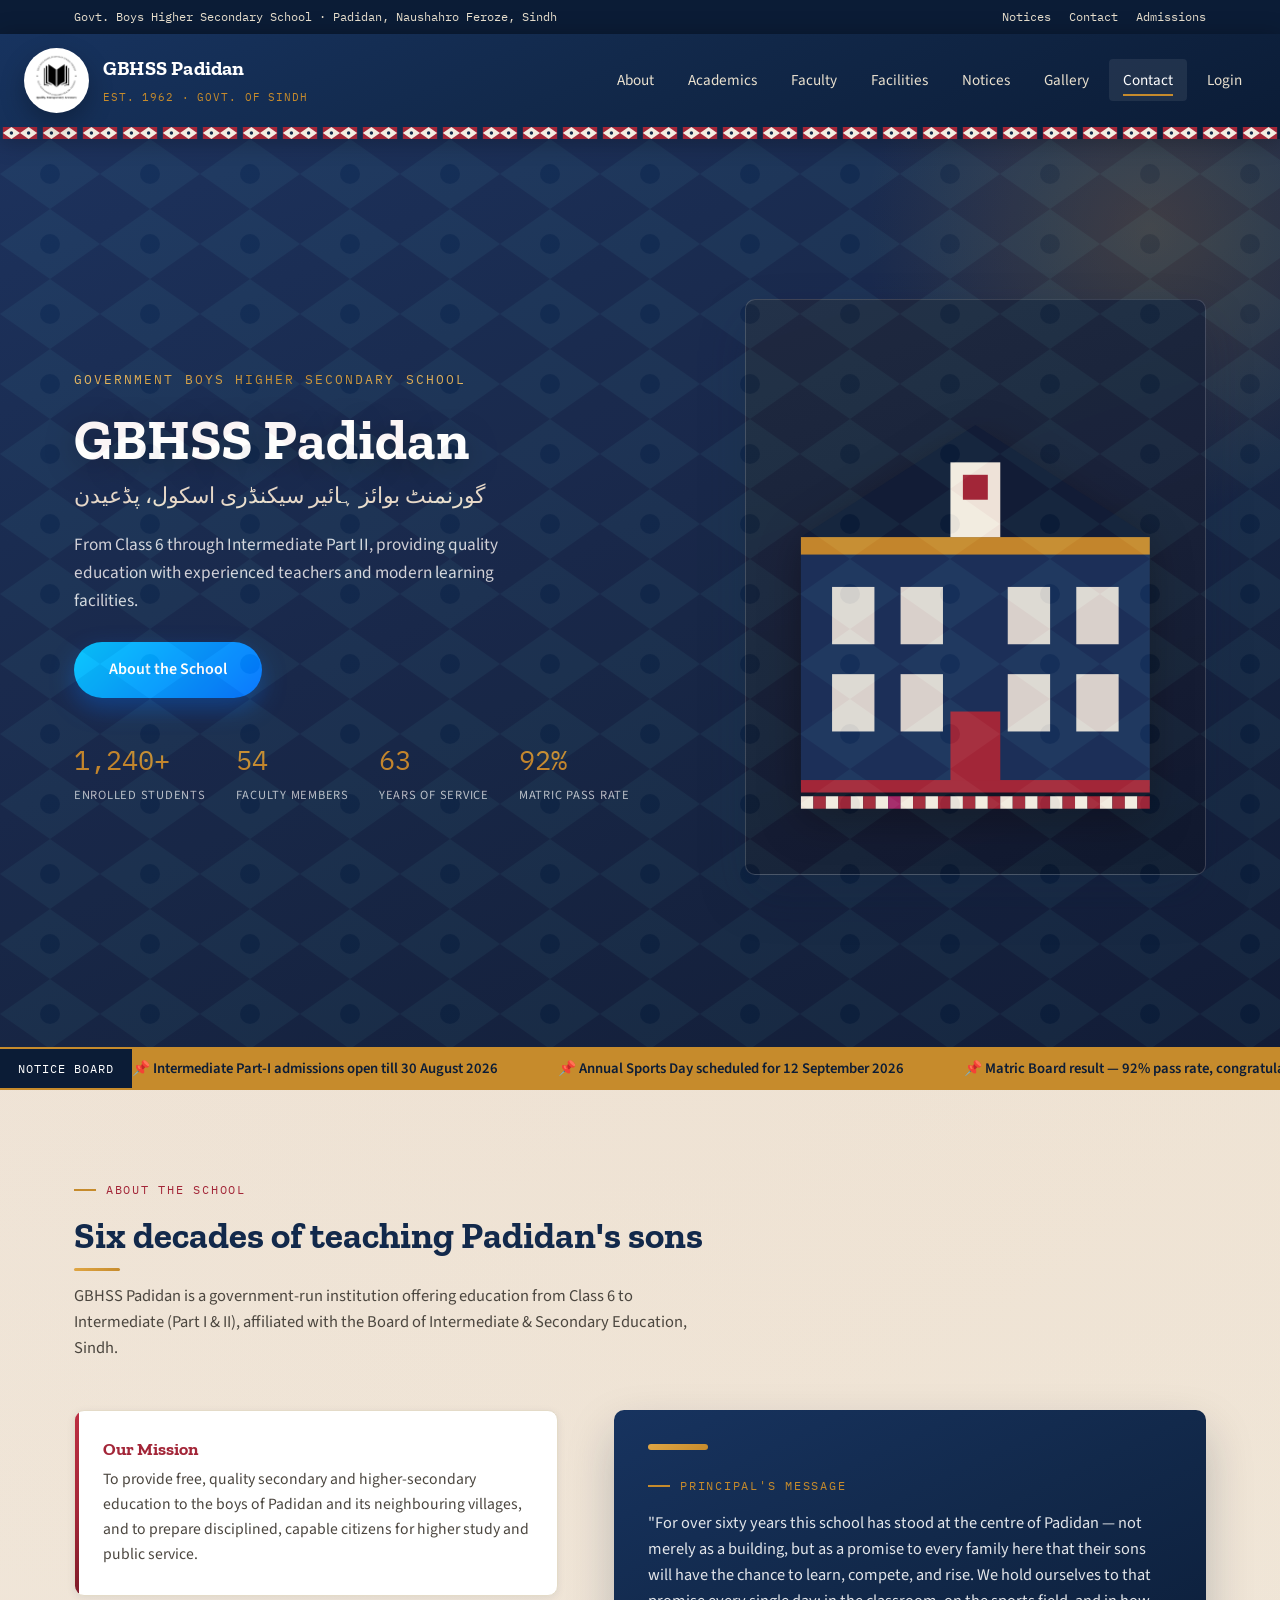
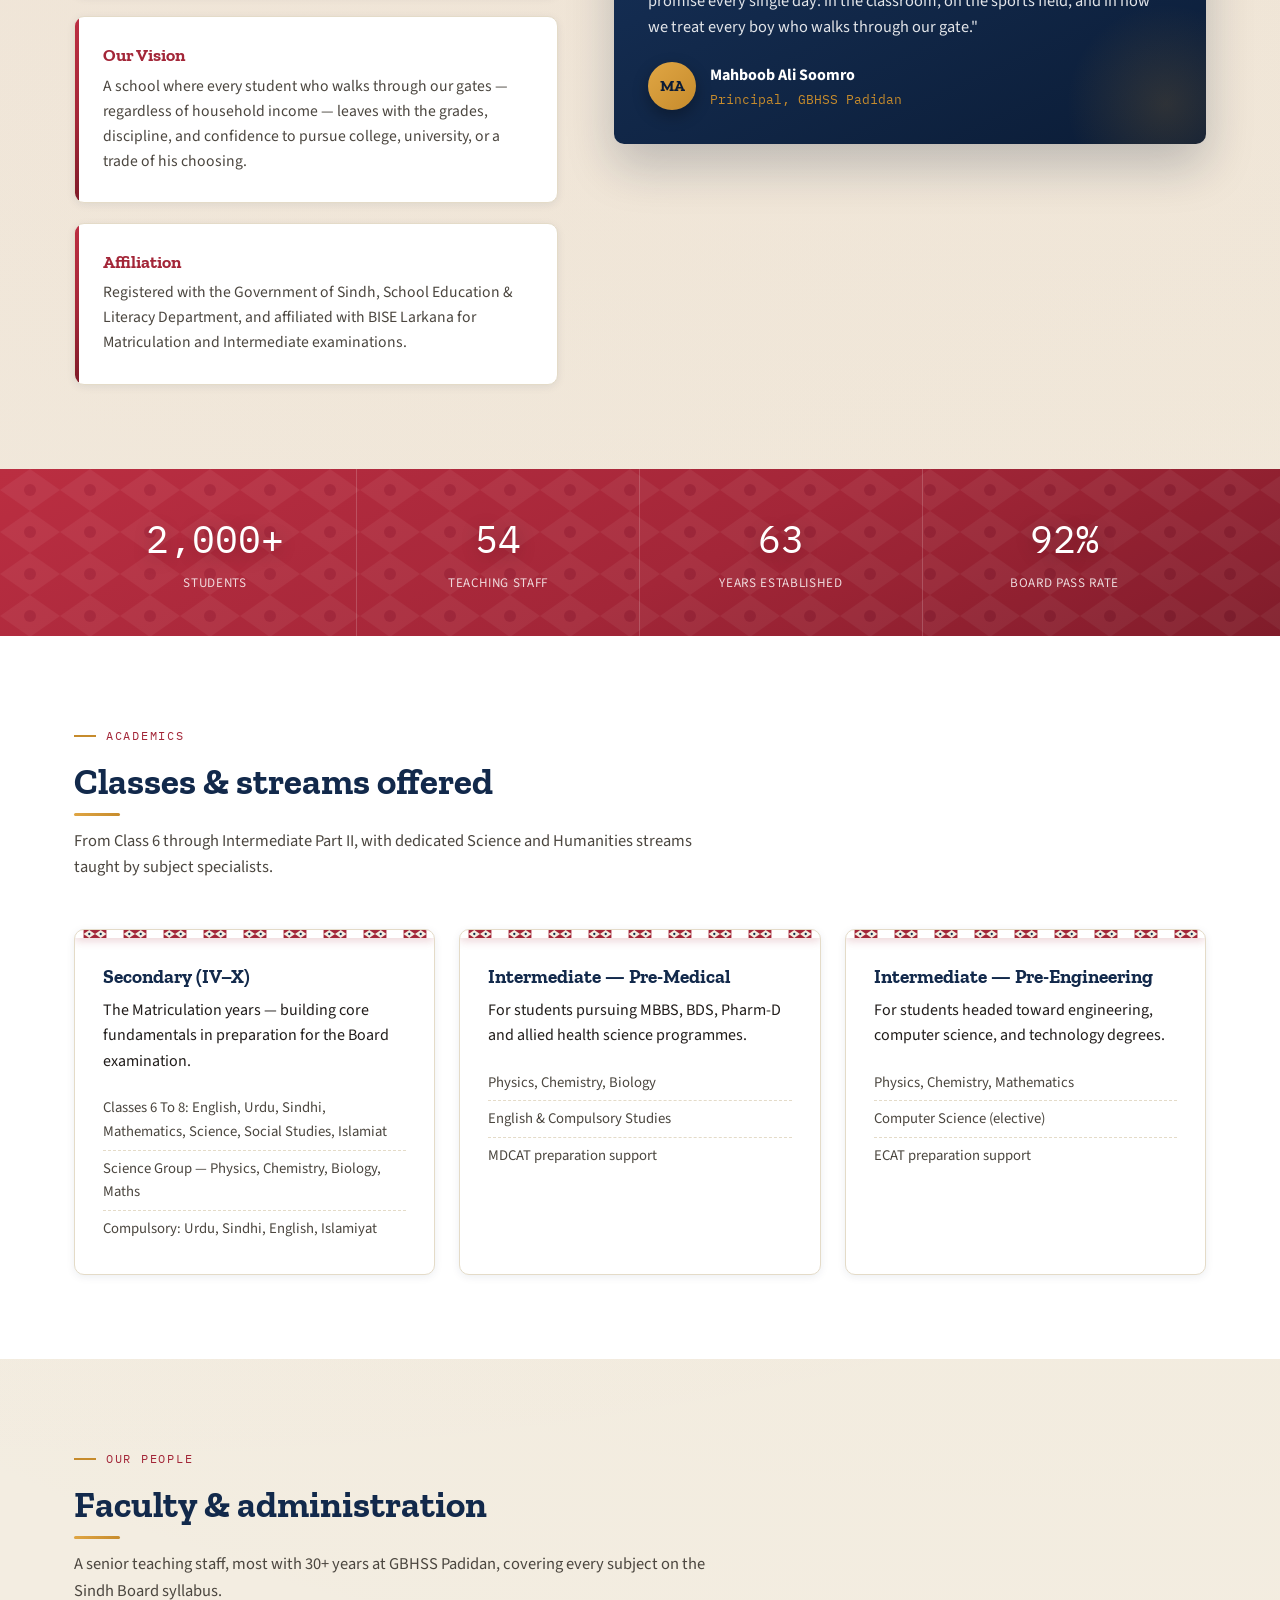
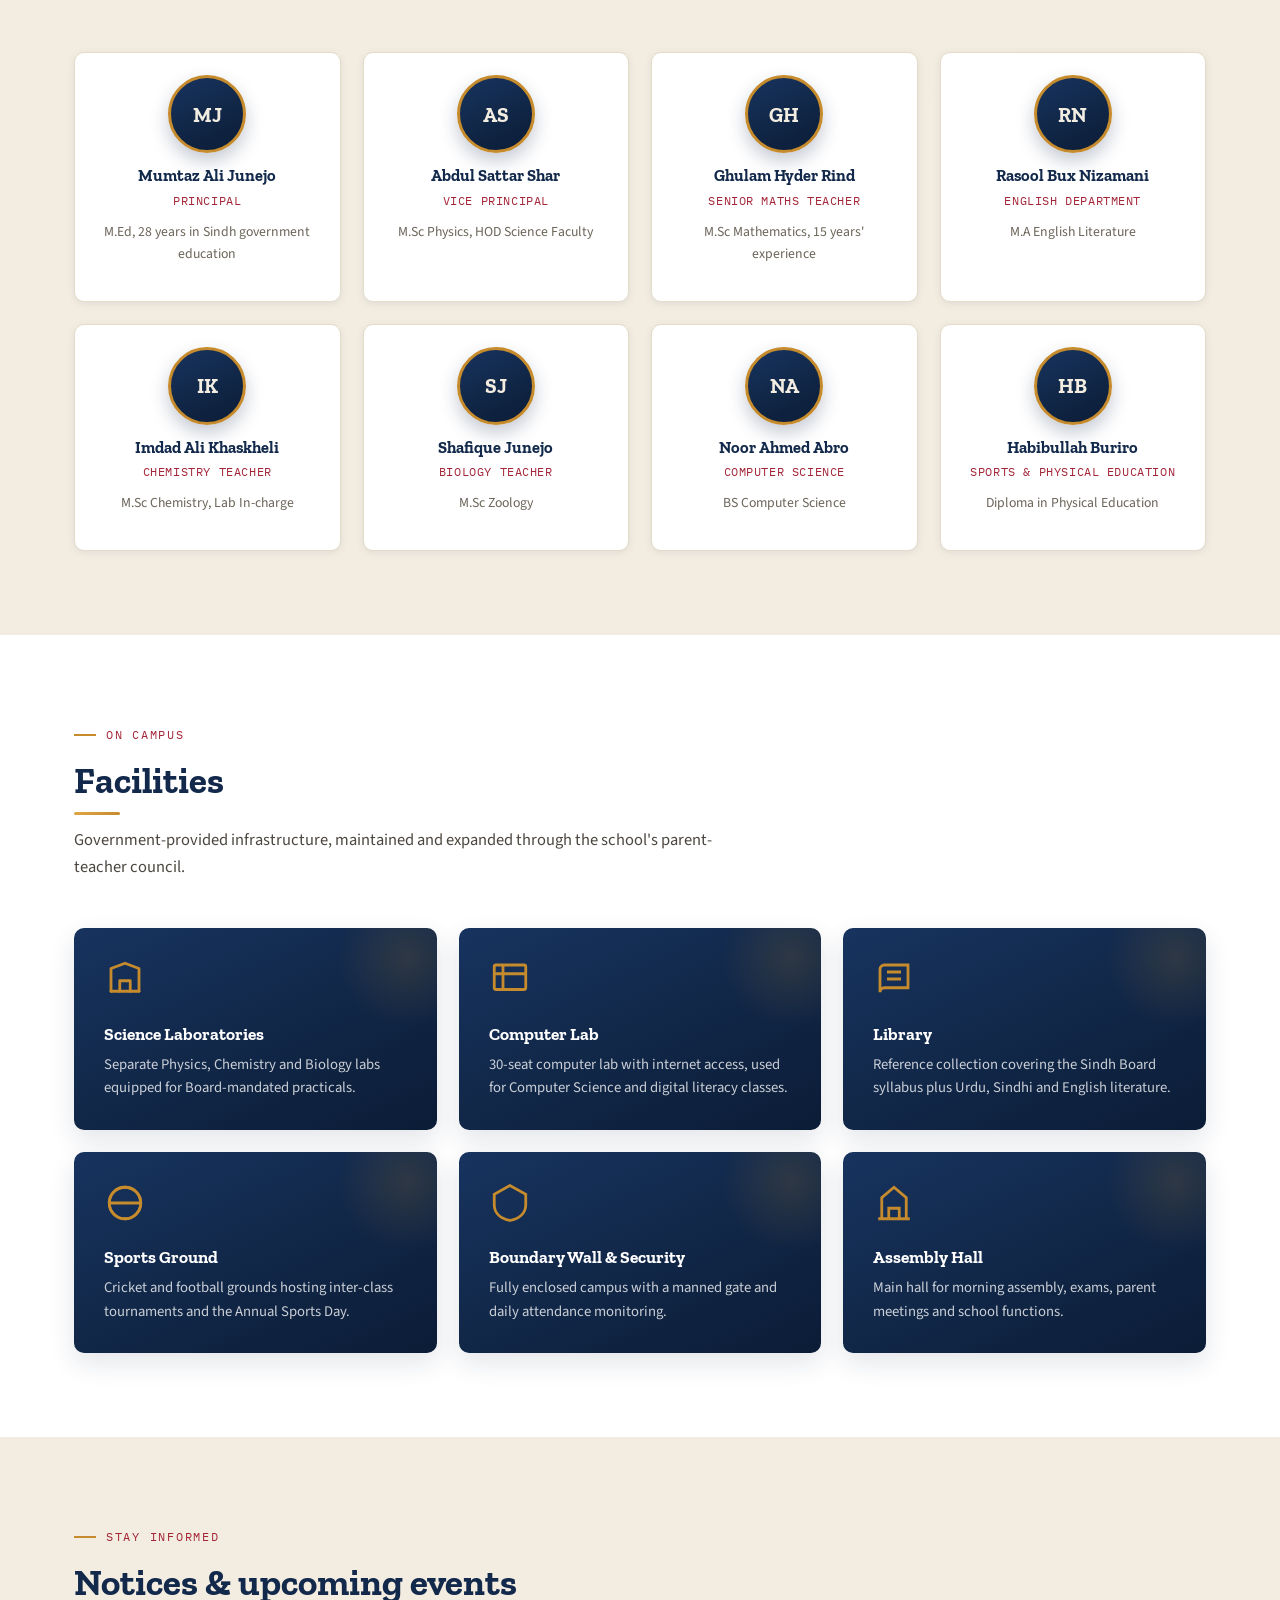
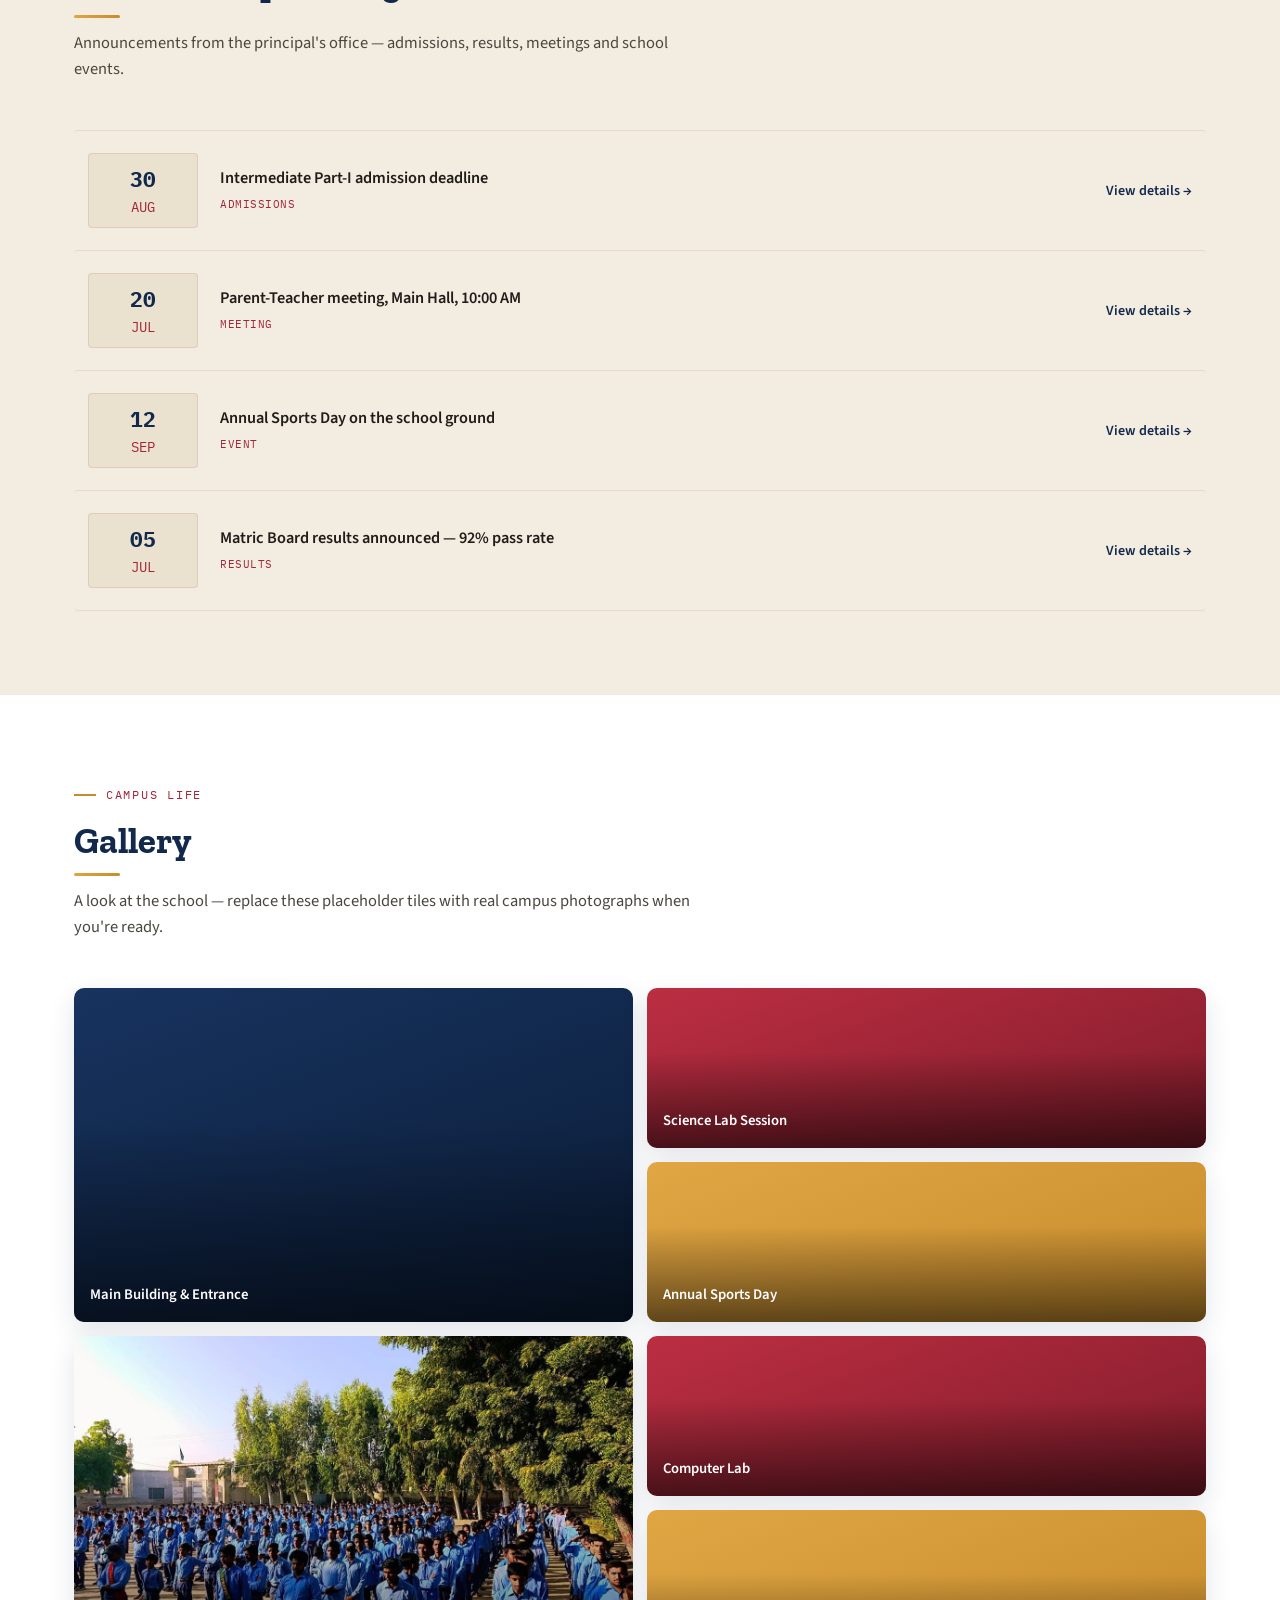
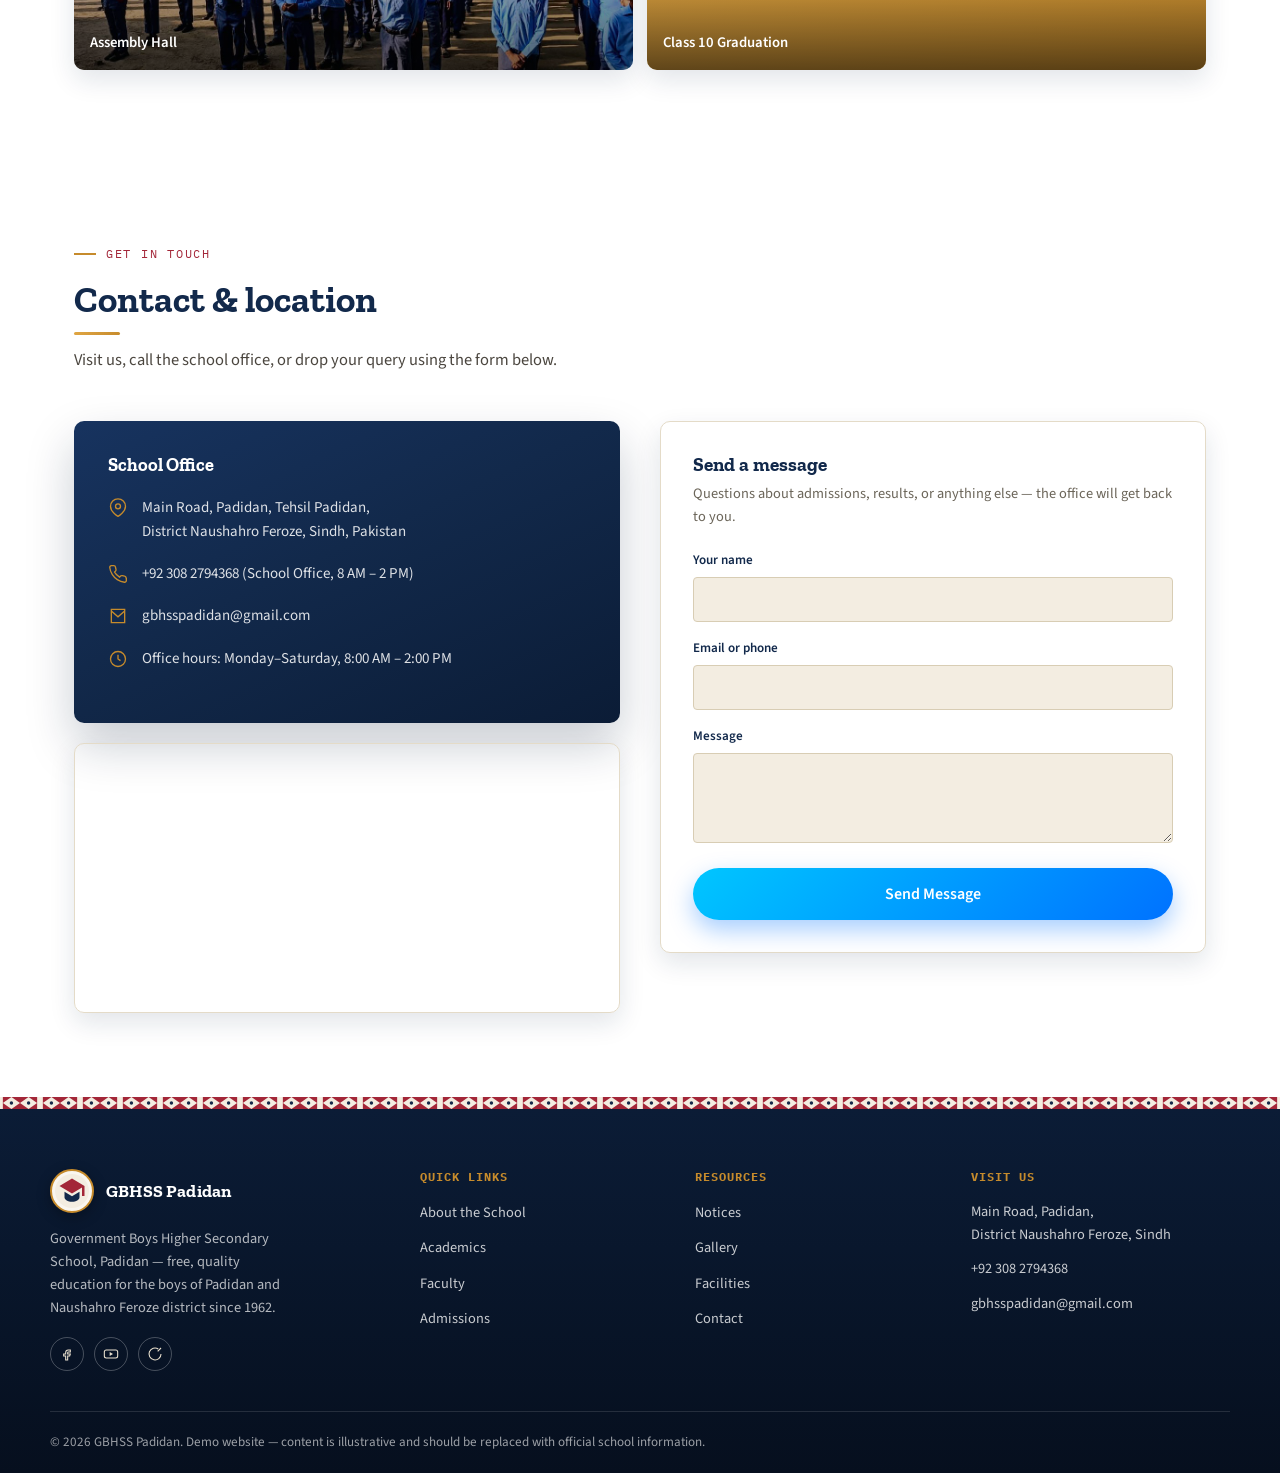
<file: index.html>
<!DOCTYPE html>
<html lang="en">
<head>
<meta charset="UTF-8">
<meta name="viewport" content="width=device-width, initial-scale=1.0">
<title>GBHSS Padidan — Government Boys Higher Secondary School</title>
<meta name="description" content="Official website of Government Boys Higher Secondary School (GBHSS) Padidan, District Naushahro Feroze, Sindh — admissions, academics, faculty and notices.">
<link rel="preconnect" href="https://fonts.googleapis.com">
<link href="https://fonts.googleapis.com/css2?family=Zilla+Slab:wght@400;500;600;700&family=Source+Sans+3:wght@400;500;600;700&family=IBM+Plex+Mono:wght@400;500;600&display=swap" rel="stylesheet">
<link rel="stylesheet" href="style.css">
<link rel="icon" href="logo.jpg"> 
</head>
<body>

<a class="skip-link" href="#main">Skip to content</a>

<!-- ============================= TOP BAR ============================= -->
<div class="topbar">
  <div class="container">
    <div class="topbar-msg">Govt. Boys Higher Secondary School · Padidan, Naushahro Feroze, Sindh</div>
    <div class="topbar-links">
      <a href="#notices">Notices</a>
      <a href="#contact">Contact</a>
      <a href="#admissions">Admissions</a>
    </div>
  </div>
</div>

<!-- ============================= HEADER =============================== -->
<header class="site-header">
  <div class="nav-row">
    <a class="brand" href="#top">
     <img src="logo.jpg"
     alt="GBHSS Padidan Logo"
     class="school-logo">
      <span class="brand-text">
        <span class="brand-name">GBHSS Padidan</span><br>
        <span class="brand-sub">Est. 1962 · Govt. of Sindh</span>
      </span>
    </a>
    <button class="nav-toggle" id="navToggle" aria-label="Toggle navigation" aria-expanded="false" aria-controls="mainNav">
      <span></span>
    </button>
    <nav class="main-nav" id="mainNav">
      <ul>
        <li><a href="#about">About</a></li>
        <li><a href="#academics">Academics</a></li>
        <li><a href="#faculty">Faculty</a></li>
        <li><a href="#facilities">Facilities</a></li>
        <li><a href="#notices">Notices</a></li>
        <li><a href="#gallery">Gallery</a></li>
        <li><a href="#contact">Contact</a></li>
       <li id="loginMenu">
    <a href="login.html" class="apply-btn">Login</a>
</li>

<li id="admissionMenu" style="display:none;">
    <a href="#admissions">Admission Form</a>
</li>

<li id="profileMenu" style="display:none;">
    <a href="profile.html">Profile</a>
</li>

<li id="logoutMenu" style="display:none;">
    <a href="#" onclick="logout()">Logout</a>
</li>
      </ul>
    </nav>
  </div>
  <div class="ajrak-strip" aria-hidden="true"></div>
</header>

<main id="main">

<!-- ============================= HERO ================================= -->
<section class="hero" id="top">
  <div class="container hero-inner">
    <div class="hero-copy reveal">
      <div class="hero-eyebrow">Government Boys Higher Secondary School</div>
      <h1>GBHSS Padidan</h1>
      <div class="urdu-name">گورنمنٹ بوائز ہائیر سیکنڈری اسکول، پڈعیدن</div>
      <p class="lede"> From Class 6 through Intermediate Part II, providing quality education with experienced teachers and modern learning facilities.</p>
      <div class="hero-actions">
        
        <a class="btn btn-primary"
        id="heroAdmissionBtn"
        href="#admissions"
        style="display:none;">
        Start Admission
        </a>
        
        <a class="btn btn-ghost" href="#about">About the School</a>
      </div>
      <div class="hero-facts">
        <div class="hero-fact"><span class="num">1,240+</span><span class="label">Enrolled Students</span></div>
        <div class="hero-fact"><span class="num">54</span><span class="label">Faculty Members</span></div>
        <div class="hero-fact"><span class="num">63</span><span class="label">Years of Service</span></div>
        <div class="hero-fact"><span class="num">92%</span><span class="label">Matric Pass Rate</span></div>
      </div>
    </div>
    <div class="hero-visual reveal" aria-hidden="true">
      <svg viewBox="0 0 320 380" xmlns="http://www.w3.org/2000/svg">
        <rect x="20" y="150" width="280" height="200" fill="#16305A"/>
        <rect x="20" y="150" width="280" height="14" fill="#C68B2C"/>
        <polygon points="160,60 300,150 20,150" fill="#0B1C36"/>
        <rect x="140" y="90" width="40" height="60" fill="#F3EDE1"/>
        <rect x="150" y="100" width="20" height="20" fill="#A32638"/>
        <g fill="#F3EDE1" opacity="0.9">
          <rect x="45" y="190" width="34" height="46"/>
          <rect x="100" y="190" width="34" height="46"/>
          <rect x="186" y="190" width="34" height="46"/>
          <rect x="241" y="190" width="34" height="46"/>
          <rect x="45" y="260" width="34" height="46"/>
          <rect x="100" y="260" width="34" height="46"/>
          <rect x="186" y="260" width="34" height="46"/>
          <rect x="241" y="260" width="34" height="46"/>
        </g>
        <rect x="140" y="290" width="40" height="60" fill="#A32638"/>
        <rect x="20" y="345" width="280" height="10" fill="#A32638"/>
        <g transform="translate(20,358)">
          <rect width="10" height="10" fill="#F3EDE1"/><rect x="10" width="10" height="10" fill="#A32638"/>
          <rect x="20" width="10" height="10" fill="#F3EDE1"/><rect x="30" width="10" height="10" fill="#A32638"/>
          <rect x="40" width="10" height="10" fill="#F3EDE1"/><rect x="50" width="10" height="10" fill="#A32638"/>
          <rect x="60" width="10" height="10" fill="#F3EDE1"/><rect x="70" width="10" height="10" fill="#A32568"/>
          <rect x="80" width="10" height="10" fill="#F3EDE1"/><rect x="90" width="10" height="10" fill="#A32638"/>
          <rect x="100" width="10" height="10" fill="#F3EDE1"/><rect x="110" width="10" height="10" fill="#A32638"/>
          <rect x="120" width="10" height="10" fill="#F3EDE1"/><rect x="130" width="10" height="10" fill="#A32638"/>
          <rect x="140" width="10" height="10" fill="#F3EDE1"/><rect x="150" width="10" height="10" fill="#A32638"/>
          <rect x="160" width="10" height="10" fill="#F3EDE1"/><rect x="170" width="10" height="10" fill="#A32638"/>
          <rect x="180" width="10" height="10" fill="#F3EDE1"/><rect x="190" width="10" height="10" fill="#A32638"/>
          <rect x="200" width="10" height="10" fill="#F3EDE1"/><rect x="210" width="10" height="10" fill="#A32638"/>
          <rect x="220" width="10" height="10" fill="#F3EDE1"/><rect x="230" width="10" height="10" fill="#A32638"/>
          <rect x="240" width="10" height="10" fill="#F3EDE1"/><rect x="250" width="10" height="10" fill="#A32638"/>
          <rect x="260" width="10" height="10" fill="#F3EDE1"/><rect x="270" width="10" height="10" fill="#A32638"/>
        </g>
      </svg>
    </div>
  </div>
</section>

<!-- ============================= TICKER ================================ -->
<div class="ticker-bar" role="marquee" aria-label="Latest notices">
  <span class="ticker-label">Notice Board</span>
  <div class="ticker-track" id="tickerTrack">
    <span>📌 Intermediate Part-I admissions open till 30 August 2026</span>
    <span>📌 Annual Sports Day scheduled for 12 September 2026</span>
    <span>📌 Matric Board result — 92% pass rate, congratulations to Class of 2026</span>
    <span>📌 Parent-Teacher meeting on 20 July 2026, 10 AM, Main Hall</span>
    <span>📌 Intermediate Part-I admissions open till 30 August 2026</span>
    <span>📌 Annual Sports Day scheduled for 12 September 2026</span>
    <span>📌 Matric Board result — 92% pass rate, congratulations to Class of 2026</span>
    <span>📌 Parent-Teacher meeting on 20 July 2026, 10 AM, Main Hall</span>
  </div>
</div>

<!-- ============================= ABOUT ================================= -->
<section id="about">
  <div class="container">
    <div class="section-head reveal">
      <div class="eyebrow">About the school</div>
      <h2>Six decades of teaching Padidan's sons</h2>
      <p>GBHSS Padidan is a government-run institution offering education from Class 6 to Intermediate (Part I &amp; II), affiliated with the Board of Intermediate &amp; Secondary Education, Sindh.</p>
    </div>
    <div class="about-grid">
      <div class="reveal">
        <div class="about-card">
          <h3>Our Mission</h3>
          <p>To provide free, quality secondary and higher-secondary education to the boys of Padidan and its neighbouring villages, and to prepare disciplined, capable citizens for higher study and public service.</p>
        </div>
        <div class="about-card">
          <h3>Our Vision</h3>
          <p>A school where every student who walks through our gates — regardless of household income — leaves with the grades, discipline, and confidence to pursue college, university, or a trade of his choosing.</p>
        </div>
        <div class="about-card">
          <h3>Affiliation</h3>
          <p>Registered with the Government of Sindh, School Education &amp; Literacy Department, and affiliated with BISE Larkana for Matriculation and Intermediate examinations.</p>
        </div>
      </div>
      <div class="reveal">
        <div class="principal-note">
          <div class="eyebrow" style="color:#C68B2C">Principal's Message</div>
          <p>"For over sixty years this school has stood at the centre of Padidan — not merely as a building, but as a promise to every family here that their sons will have the chance to learn, compete, and rise. We hold ourselves to that promise every single day: in the classroom, on the sports field, and in how we treat every boy who walks through our gate."</p>
          <div class="principal-sig">
            <div class="avatar">MA</div>
            <div>
              <div class="name">Mahboob Ali Soomro</div>
              <div class="role">Principal, GBHSS Padidan</div>
            </div>
          </div>
        </div>
      </div>
    </div>
  </div>
</section>

<!-- ============================= STATS ================================= -->
<div class="stats-band reveal">
  <div class="container">
    <div class="stats-grid">
      <div class="stat-item"><span class="num">2,000+</span><span class="label">Students</span></div>
      <div class="stat-item"><span class="num">54</span><span class="label">Teaching Staff</span></div>
      <div class="stat-item"><span class="num">63</span><span class="label">Years Established</span></div>
      <div class="stat-item"><span class="num">92%</span><span class="label">Board Pass Rate</span></div>
    </div>
  </div>
</div>

<!-- ============================= ACADEMICS ============================= -->
<section id="academics" class="section-alt">
  <div class="container">
    <div class="section-head reveal">
      <div class="eyebrow">Academics</div>
      <h2>Classes &amp; streams offered</h2>
      <p>From Class 6 through Intermediate Part II, with dedicated Science and Humanities streams taught by subject specialists.</p>
    </div>
    <div class="stream-grid">
      <div class="stream-card reveal">
        <div class="stream-top"></div>
        <div class="stream-body">
          <h3>Secondary (IV–X)</h3>
          <p>The Matriculation years — building core fundamentals in preparation for the Board examination.</p>
          <ul>
            <li>Classes 6 To 8: English, Urdu, Sindhi, Mathematics, Science, Social Studies, Islamiat</li>
            <li>Science Group — Physics, Chemistry, Biology, Maths</li>
            <li>Compulsory: Urdu, Sindhi, English, Islamiyat</li>
          </ul>
        </div>
      </div>
      <div class="stream-card reveal">
        <div class="stream-top"></div>
        <div class="stream-body">
          <h3>Intermediate — Pre-Medical</h3>
          <p>For students pursuing MBBS, BDS, Pharm-D and allied health science programmes.</p>
          <ul>
            <li>Physics, Chemistry, Biology</li>
            <li>English &amp; Compulsory Studies</li>
            <li>MDCAT preparation support</li>
          </ul>
        </div>
      </div>
      <div class="stream-card reveal">
        <div class="stream-top"></div>
        <div class="stream-body">
          <h3>Intermediate — Pre-Engineering</h3>
          <p>For students headed toward engineering, computer science, and technology degrees.</p>
          <ul>
            <li>Physics, Chemistry, Mathematics</li>
            <li>Computer Science (elective)</li>
            <li>ECAT preparation support</li>
          </ul>
        </div>
      </div>
    </div>
  </div>
</section>

<!-- ============================= FACULTY ================================ -->
<section id="faculty">
  <div class="container">
    <div class="section-head reveal">
      <div class="eyebrow">Our people</div>
      <h2>Faculty &amp; administration</h2>
      <p>A senior teaching staff, most with 30+ years at GBHSS Padidan, covering every subject on the Sindh Board syllabus.</p>
    </div>
    <div class="faculty-grid">
      <div class="faculty-card reveal">
        <div class="faculty-photo">MJ</div>
        <h4>Mumtaz Ali Junejo</h4>
        <div class="role">Principal</div>
        <p class="bio">M.Ed, 28 years in Sindh government education</p>
      </div>
      <div class="faculty-card reveal">
        <div class="faculty-photo">AS</div>
        <h4>Abdul Sattar Shar</h4>
        <div class="role">Vice Principal</div>
        <p class="bio">M.Sc Physics, HOD Science Faculty</p>
      </div>
      <div class="faculty-card reveal">
        <div class="faculty-photo">GH</div>
        <h4>Ghulam Hyder Rind</h4>
        <div class="role">Senior Maths Teacher</div>
        <p class="bio">M.Sc Mathematics, 15 years' experience</p>
      </div>
      <div class="faculty-card reveal">
        <div class="faculty-photo">RN</div>
        <h4>Rasool Bux Nizamani</h4>
        <div class="role">English Department</div>
        <p class="bio">M.A English Literature</p>
      </div>
      <div class="faculty-card reveal">
        <div class="faculty-photo">IK</div>
        <h4>Imdad Ali Khaskheli</h4>
        <div class="role">Chemistry Teacher</div>
        <p class="bio">M.Sc Chemistry, Lab In-charge</p>
      </div>
      <div class="faculty-card reveal">
        <div class="faculty-photo">SJ</div>
        <h4>Shafique Junejo</h4>
        <div class="role">Biology Teacher</div>
        <p class="bio">M.Sc Zoology</p>
      </div>
      <div class="faculty-card reveal">
        <div class="faculty-photo">NA</div>
        <h4>Noor Ahmed Abro</h4>
        <div class="role">Computer Science</div>
        <p class="bio">BS Computer Science</p>
      </div>
      <div class="faculty-card reveal">
        <div class="faculty-photo">HB</div>
        <h4>Habibullah Buriro</h4>
        <div class="role">Sports &amp; Physical Education</div>
        <p class="bio">Diploma in Physical Education</p>
      </div>
    </div>
  </div>
</section>

<!-- ============================= FACILITIES ============================= -->
<section id="facilities" class="section-alt">
  <div class="container">
    <div class="section-head reveal">
      <div class="eyebrow">On campus</div>
      <h2>Facilities</h2>
      <p>Government-provided infrastructure, maintained and expanded through the school's parent-teacher council.</p>
    </div>
    <div class="facility-grid">
      <div class="facility-card reveal">
        <svg class="icon" viewBox="0 0 24 24" fill="none" stroke="currentColor" stroke-width="1.6"><path d="M4 19V6l8-3 8 3v13" stroke-linecap="round" stroke-linejoin="round"/><path d="M9 19v-6h6v6" stroke-linecap="round" stroke-linejoin="round"/><path d="M4 19h16" stroke-linecap="round"/></svg>
        <h3>Science Laboratories</h3>
        <p>Separate Physics, Chemistry and Biology labs equipped for Board-mandated practicals.</p>
      </div>
      <div class="facility-card reveal">
        <svg class="icon" viewBox="0 0 24 24" fill="none" stroke="currentColor" stroke-width="1.6"><rect x="3" y="4" width="18" height="14" rx="1"/><path d="M3 9h18M8 4v14" /></svg>
        <h3>Computer Lab</h3>
        <p>30-seat computer lab with internet access, used for Computer Science and digital literacy classes.</p>
      </div>
      <div class="facility-card reveal">
        <svg class="icon" viewBox="0 0 24 24" fill="none" stroke="currentColor" stroke-width="1.6"><path d="M4 19.5A2.5 2.5 0 0 1 6.5 17H20V4H6.5A2.5 2.5 0 0 0 4 6.5v13Z"/><path d="M8 8h8M8 12h8"/></svg>
        <h3>Library</h3>
        <p>Reference collection covering the Sindh Board syllabus plus Urdu, Sindhi and English literature.</p>
      </div>
      <div class="facility-card reveal">
        <svg class="icon" viewBox="0 0 24 24" fill="none" stroke="currentColor" stroke-width="1.6"><circle cx="12" cy="12" r="9"/><path d="M12 3a9 9 0 0 1 0 18 9 9 0 0 1 0-18Z"/><path d="M3 12h18"/></svg>
        <h3>Sports Ground</h3>
        <p>Cricket and football grounds hosting inter-class tournaments and the Annual Sports Day.</p>
      </div>
      <div class="facility-card reveal">
        <svg class="icon" viewBox="0 0 24 24" fill="none" stroke="currentColor" stroke-width="1.6"><path d="M12 2 3 7v6c0 5 4 8 9 9 5-1 9-4 9-9V7l-9-5Z"/></svg>
        <h3>Boundary Wall &amp; Security</h3>
        <p>Fully enclosed campus with a manned gate and daily attendance monitoring.</p>
      </div>
      <div class="facility-card reveal">
        <svg class="icon" viewBox="0 0 24 24" fill="none" stroke="currentColor" stroke-width="1.6"><path d="M3 21h18M5 21V9l7-6 7 6v12M9 21v-6h6v6"/></svg>
        <h3>Assembly Hall</h3>
        <p>Main hall for morning assembly, exams, parent meetings and school functions.</p>
      </div>
    </div>
  </div>
</section>

<!-- ============================= NOTICES ================================ -->
<section id="notices">
  <div class="container">
    <div class="section-head reveal">
      <div class="eyebrow">Stay informed</div>
      <h2>Notices &amp; upcoming events</h2>
      <p>Announcements from the principal's office — admissions, results, meetings and school events.</p>
    </div>
    <div class="notice-list reveal">
      <div class="notice-row">
        <div class="notice-date"><span class="day">30</span>AUG</div>
        <div>
          <div class="notice-title">Intermediate Part-I admission deadline</div>
          <span class="notice-tag">Admissions</span>
        </div>
        <a class="notice-link" href="#admissions">View details →</a>
      </div>
      <div class="notice-row">
        <div class="notice-date"><span class="day">20</span>JUL</div>
        <div>
          <div class="notice-title">Parent-Teacher meeting, Main Hall, 10:00 AM</div>
          <span class="notice-tag">Meeting</span>
        </div>
        <a class="notice-link" href="#contact">View details →</a>
      </div>
      <div class="notice-row">
        <div class="notice-date"><span class="day">12</span>SEP</div>
        <div>
          <div class="notice-title">Annual Sports Day on the school ground</div>
          <span class="notice-tag">Event</span>
        </div>
        <a class="notice-link" href="#contact">View details →</a>
      </div>
      <div class="notice-row">
        <div class="notice-date"><span class="day">05</span>JUL</div>
        <div>
          <div class="notice-title">Matric Board results announced — 92% pass rate</div>
          <span class="notice-tag">Results</span>
        </div>
        <a class="notice-link" href="#contact">View details →</a>
      </div>
    </div>
  </div>
</section>

<!-- ============================= GALLERY ================================ -->
<section id="gallery" class="section-alt">
  <div class="container">
    <div class="section-head reveal">
      <div class="eyebrow">Campus life</div>
      <h2>Gallery</h2>
      <p>A look at the school — replace these placeholder tiles with real campus photographs when you're ready.</p>
    </div>
    <div class="gallery-grid reveal">
      <div class="gtile g1"><span>Main Building &amp; Entrance</span></div>
      <div class="gtile g2"><span>Science Lab Session</span></div>
      <div class="gtile g3"><span>Annual Sports Day</span></div>
      <div class="gtile g4"><span>Assembly Hall</span></div>
      <div class="gtile g2"><span>Computer Lab</span></div>
      <div class="gtile g3"><span>Class 10 Graduation</span></div>
    </div>
  </div>
</section>

<!-- ============================= ADMISSIONS ============================= -->
<section id="admissions" style="display:none;">
  <div class="container">
    <div class="section-head reveal">
      <div class="eyebrow">Join GBHSS Padidan</div>
      <h2>Admissions</h2>
      <p>Admission to Class 6 and Intermediate Part I opens each year in July–August. Follow the steps below, or submit your interest online.</p>
    </div>
    <div class="admission-wrap">
      <div class="reveal">
        <div class="steps">
          <div class="step">
            <div class="step-num">01</div>
            <div><h4>Collect the admission form</h4><p>Available free of cost from the school office during working hours (8 AM – 2 PM, Monday–Saturday).</p></div>
          </div>
          <div class="step">
            <div class="step-num">02</div>
            <div><h4>Submit required documents</h4><p>Previous school leaving certificate, B-Form/CNIC copy, two passport-size photographs, and previous mark sheet.</p></div>
          </div>
          <div class="step">
            <div class="step-num">03</div>
            <div><h4>Verification &amp; interview</h4><p>A short interview with the admission committee to confirm eligibility and place the student in the correct stream.</p></div>
          </div>
          <div class="step">
            <div class="step-num">04</div>
            <div><h4>Confirm enrolment</h4><p>Once approved, complete registration at the school office. Education at GBHSS Padidan is free, as with all Sindh government schools.</p></div>
          </div>
        </div>
      </div>
      <div class="reveal">
        <div class="form-card">
          <h3>Register your interest</h3>
          <p>This form does not submit anywhere yet — connect it to your school office's email or a backend before going live. It's fully functional as a demo.</p>
          <form id="admissionForm" novalidate>
            <div class="field-row">
              <div class="field">
                <label for="studentName">Student's full name</label>
                <input type="text" id="studentName" name="studentName" required>
              </div>
              <div class="field">
                <label for="fatherName">Father's name</label>
                <input type="text" id="fatherName" name="fatherName" required>
              </div>
            </div>
            <div class="field-row">
              <div class="field">
                <label for="classFor">Applying for class</label>
                <select id="classFor" name="classFor" required>
                  <option value="">Select class</option>
                  <option>Class 6</option>
                  <option>Class 7</option>
                  <option>Class 8</option>
                  <option>Class 9</option>
                  <option>Class 10</option>
                  <option>Intermediate Part I — Pre-Medical</option>
                  <option>Intermediate Part I — Pre-Engineering</option>
                </select>
              </div>
              <div class="field">
                <label for="phone">Contact number</label>
                <input type="tel" id="phone" name="phone" placeholder="03XX-XXXXXXX" required>
              </div>
            </div>
            <div class="field">
              <label for="address">Village / address</label>
              <textarea id="address" name="address" placeholder="e.g. Padidan City, Naushahro Feroze"></textarea>
            </div>
            <button type="submit" class="btn btn-primary" style="width:100%; justify-content:center;">Submit Interest Form</button>
            <div class="form-success" id="formSuccess">✓ Thank you — your interest form has been recorded for this demo. The school office will contact you.</div>
            <p class="form-note">For urgent admission queries, call the school office directly — see Contact section below.</p>
          </form>
        </div>
      </div>
    </div>
  </div>
</section>

<!-- ============================= CONTACT ================================ -->
<section id="contact" class="section-alt">
  <div class="container">
    <div class="section-head reveal">
      <div class="eyebrow">Get in touch</div>
      <h2>Contact &amp; location</h2>
      <p>Visit us, call the school office, or drop your query using the form below.</p>
    </div>
    <div class="contact-grid">
      <div class="reveal">
        <div class="contact-info-card">
          <h3>School Office</h3>
          <div class="contact-line">
            <svg class="ic" viewBox="0 0 24 24" fill="none" stroke="currentColor" stroke-width="1.6"><path d="M21 10c0 7-9 12-9 12S3 17 3 10a9 9 0 0 1 18 0Z"/><circle cx="12" cy="10" r="3"/></svg>
            <div class="txt">Main Road, Padidan, Tehsil Padidan,<br>District Naushahro Feroze, Sindh, Pakistan</div>
          </div>
          <div class="contact-line">
            <svg class="ic" viewBox="0 0 24 24" fill="none" stroke="currentColor" stroke-width="1.6"><path d="M22 16.9v3a2 2 0 0 1-2.2 2 19.8 19.8 0 0 1-8.6-3.1 19.5 19.5 0 0 1-6-6A19.8 19.8 0 0 1 2.1 4.2 2 2 0 0 1 4 2h3a2 2 0 0 1 2 1.7c.1.9.3 1.8.6 2.7a2 2 0 0 1-.5 2.1L7.9 9.7a16 16 0 0 0 6 6l1.2-1.2a2 2 0 0 1 2.1-.5c.9.3 1.8.5 2.7.6a2 2 0 0 1 1.7 2Z"/></svg>
            <div class="txt">+92 308 2794368 (School Office, 8 AM – 2 PM)</div>
          </div>
          <div class="contact-line">
            <svg class="ic" viewBox="0 0 24 24" fill="none" stroke="currentColor" stroke-width="1.6"><path d="M4 4h16v16H4z"/><path d="m4 6 8 7 8-7"/></svg>
            <div class="txt">gbhsspadidan@gmail.com</div>
          </div>
          <div class="contact-line">
            <svg class="ic" viewBox="0 0 24 24" fill="none" stroke="currentColor" stroke-width="1.6"><circle cx="12" cy="12" r="9"/><path d="M12 7v5l3 2"/></svg>
            <div class="txt">Office hours: Monday–Saturday, 8:00 AM – 2:00 PM</div>
          </div>
        </div>
        <div class="map-box reveal" style="margin-top:20px;">
          <iframe title="Map location of Padidan, Sindh" loading="lazy" src="https://www.google.com/maps?q=Padidan,+Sindh,+Pakistan&output=embed"></iframe>
        </div>
      </div>
      <div class="reveal">
        <div class="form-card">
          <h3>Send a message</h3>
          <p>Questions about admissions, results, or anything else — the office will get back to you.</p>
          <form id="contactForm" novalidate>
            <div class="field">
              <label for="cName">Your name</label>
              <input type="text" id="cName" name="cName" required>
            </div>
            <div class="field">
              <label for="cEmail">Email or phone</label>
              <input type="text" id="cEmail" name="cEmail" required>
            </div>
            <div class="field">
              <label for="cMessage">Message</label>
              <textarea id="cMessage" name="cMessage" required></textarea>
            </div>
            <button type="submit" class="btn btn-primary" style="width:100%; justify-content:center;">Send Message</button>
            <div class="form-success" id="contactSuccess">✓ Message recorded for this demo — thank you for reaching out.</div>
          </form>
        </div>
      </div>
    </div>
  </div>
</section>

</main>

<!-- ============================= FOOTER ================================= -->
<div class="ajrak-strip" aria-hidden="true"></div>
<footer>
  <div class="container footer-grid">
    <div>
      <div class="footer-brand">
        <span class="brand-mark" aria-hidden="true">
          <svg viewBox="0 0 24 24" fill="none" xmlns="http://www.w3.org/2000/svg">
            <path d="M12 2L2 8l10 6 8-4.8V16h2V8L12 2z" fill="#A32638"/>
            <path d="M6 12.5V17c0 2 2.7 3.6 6 3.6s6-1.6 6-3.6v-4.5l-6 3.6-6-3.6z" fill="#12294B"/>
          </svg>
        </span>
        <span class="brand-text" style="color:#fff;">
          <span class="brand-name" style="font-size:1.1rem;">GBHSS Padidan</span>
        </span>
      </div>
      <p class="footer-desc">Government Boys Higher Secondary School, Padidan — free, quality education for the boys of Padidan and Naushahro Feroze district since 1962.</p>
      <div class="social-row" style="margin-top:18px;">
        <a href="https://www.facebook.com" aria-label="Facebook"><svg viewBox="0 0 24 24" fill="none" stroke="currentColor" stroke-width="1.6"><path d="M14 9h3V6h-3a4 4 0 0 0-4 4v2H7v3h3v6h3v-6h3l1-3h-4v-2a1 1 0 0 1 1-1Z"/></svg></a>
        <a href="#" aria-label="YouTube"><svg viewBox="0 0 24 24" fill="none" stroke="currentColor" stroke-width="1.6"><rect x="2" y="6" width="20" height="12" rx="3"/><path d="m10 9 5 3-5 3V9Z" fill="currentColor" stroke="none"/></svg></a>
        <a href="#" aria-label="WhatsApp"><svg viewBox="0 0 24 24" fill="none" stroke="currentColor" stroke-width="1.6"><path d="M21 12a9 9 0 1 1-4.1-7.6"/><path d="M21 3l-5 5"/></svg></a>
      </div>
    </div>
    <div class="footer-col">
      <h4>Quick Links</h4>
      <ul>
        <li><a href="#about">About the School</a></li>
        <li><a href="#academics">Academics</a></li>
        <li><a href="#faculty">Faculty</a></li>
        <li><a href="#admissions">Admissions</a></li>
      </ul>
    </div>
    <div class="footer-col">
      <h4>Resources</h4>
      <ul>
        <li><a href="#notices">Notices</a></li>
        <li><a href="#gallery">Gallery</a></li>
        <li><a href="#facilities">Facilities</a></li>
        <li><a href="#contact">Contact</a></li>
      </ul>
    </div>
    <div class="footer-col">
      <h4>Visit Us</h4>
      <ul>
        <li style="color:rgba(255,255,255,0.78); font-size:0.9rem;">Main Road, Padidan,<br>District Naushahro Feroze, Sindh</li>
        <li><a href="tel:+923000000000">+92 308 2794368</a></li>
        <li> <a href="https://gmail.com"> gbhsspadidan@gmail.com</a></li>
      </ul>
    </div>
  </div>
  <div class="container footer-bottom">
    <div>© <span id="year"></span> GBHSS Padidan. Demo website — content is illustrative and should be replaced with official school information.</div>
  </div>
</footer>

<button class="to-top" id="toTop" aria-label="Back to top">
  <svg viewBox="0 0 24 24" width="20" height="20" fill="none" stroke="currentColor" stroke-width="2"><path d="M12 19V5M5 12l7-7 7 7"/></svg>
</button>

<script src="script.js"></script>
</body>
</html>
</file>
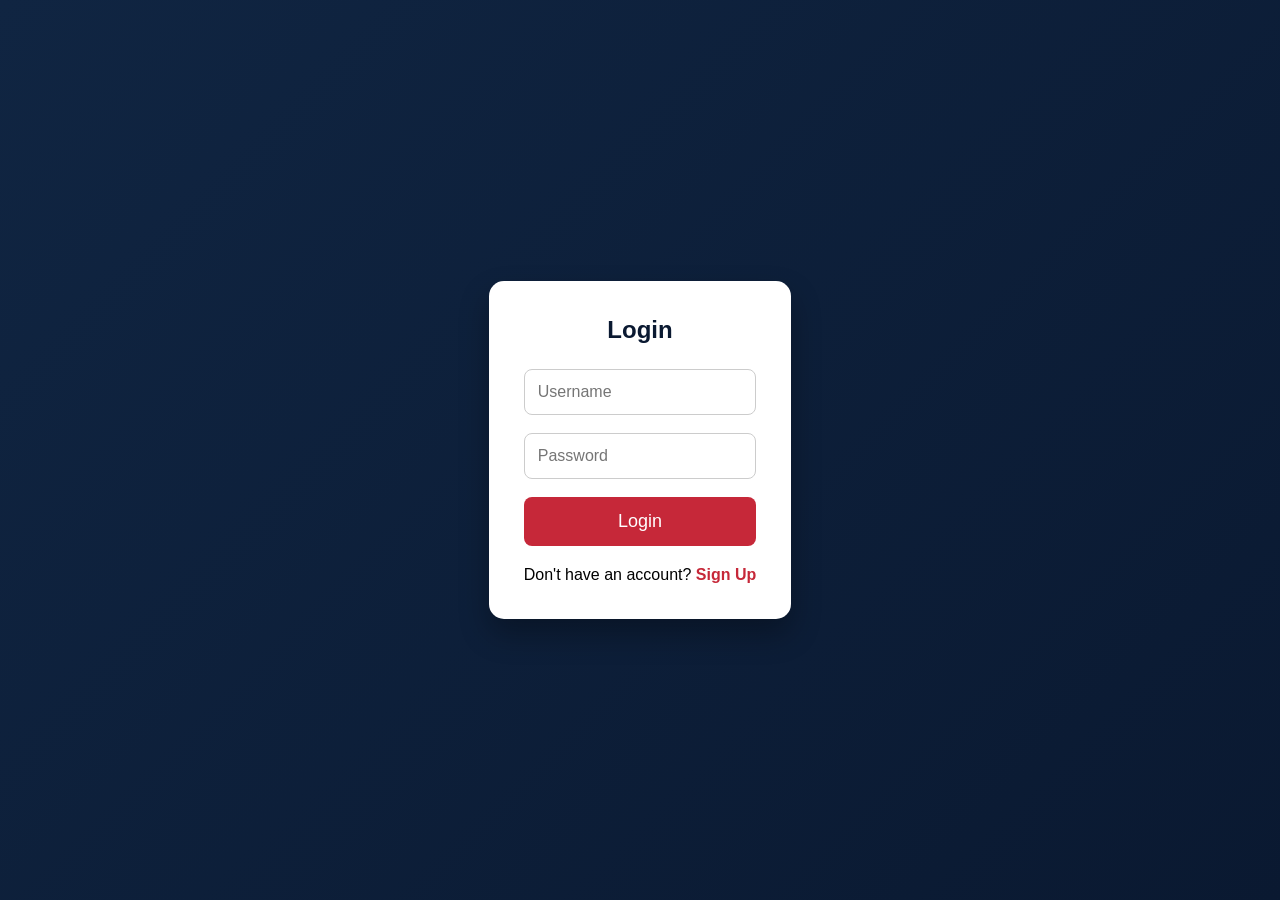
<file: login.html>
<!DOCTYPE html>
<html>

<head>
<meta name="viewport" content="width=device-width, initial-scale=1.0">
<title>Login</title>

<link rel="stylesheet" href="signup.css">

</head>

<body>

<div class="container">

<div class="signup-box">

<h2>Login</h2>

<form>

<div class="input-box">

<input type="text" placeholder="Username">

</div>

<div class="input-box">

<input type="password" placeholder="Password">

</div>

<button>

Login

</button>

</form>

<p class="login-text">

Don't have an account?

<a href="signup.html">

Sign Up

</a>

</p>

</div>

</div>

<script src="login.js"></script>
  
</body>

</html>
</file>
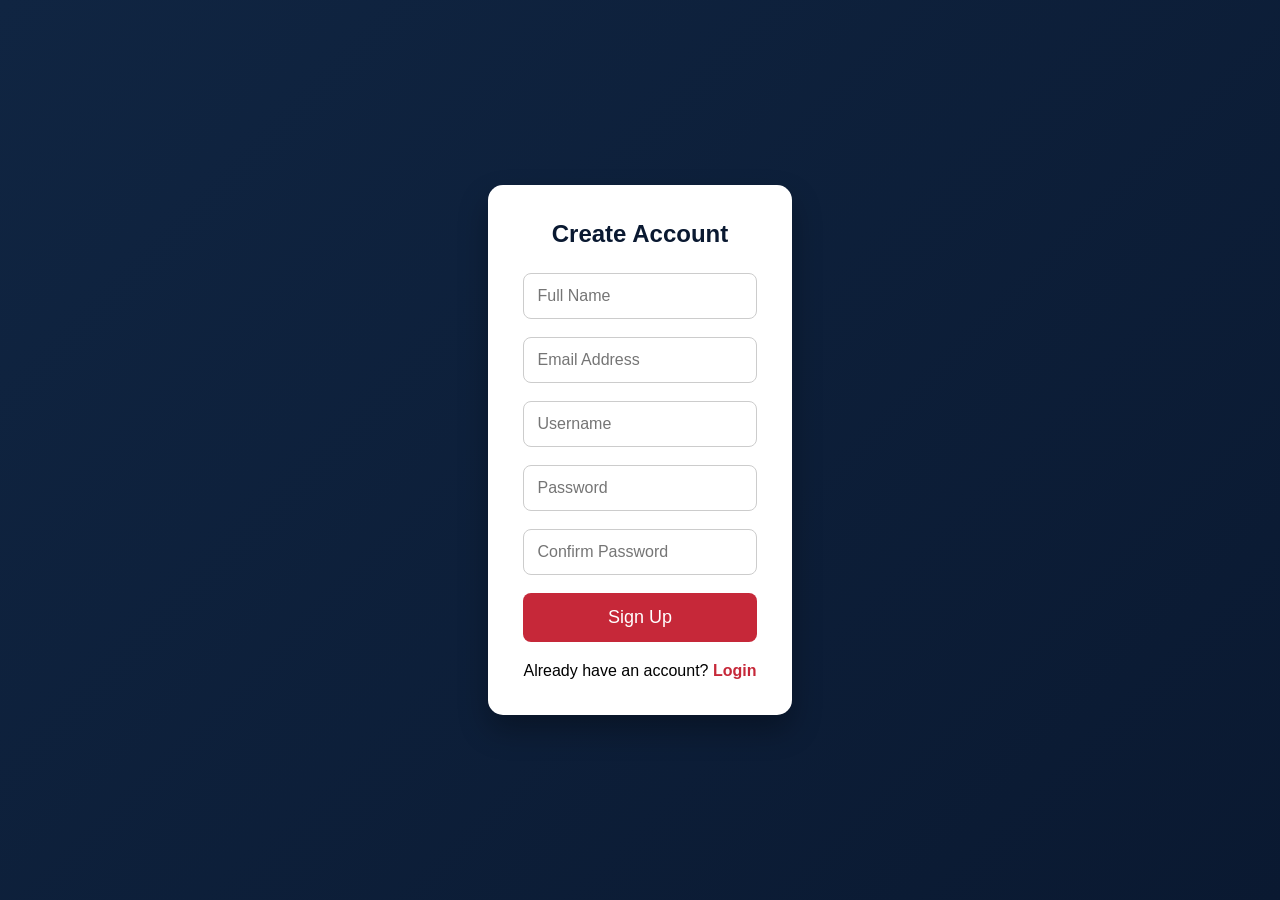
<file: signup.html>
<!DOCTYPE html>
<html lang="en">
<head>

<meta charset="UTF-8">
<meta name="viewport" content="width=device-width, initial-scale=1.0">

<title>GBHSS Padidan - Sign Up</title>

<link rel="stylesheet" href="signup.css">

</head>
<body>

<div class="container">

<div class="signup-box">

<h2>Create Account</h2>

<form action="#">

<div class="input-box">
<input type="text" placeholder="Full Name" required>
</div>

<div class="input-box">
<input type="email" id="email" placeholder="Email Address" required>
</div>

<div class="input-box">
<input type="text" id="username" placeholder="Username" required>
</div>

<div class="input-box">
<input type="password" id="password" placeholder="Password" required>
</div>

<div class="input-box">
<input type="password" id="confirm" placeholder="Confirm Password" required>
</div>

<button type="submit">
Sign Up
</button>

</form>

<p class="login-text">

Already have an account?

<a href="login.html">

Login

</a>

</p>

</div>

</div>

<script src="signup.js"></script>

</body>
</html>
</file>
<file: style.css>
/* ==========================================================================
   GBHSS Padidan — Stylesheet
   Design tokens
   -------------------------------------------------------------------------
   Colour   : Indigo #12294B (night/ajrak indigo) · Maroon #A32638 (ajrak red)
              Sandstone #F3EDE1 (ground) · Ochre #C68B2C (achievement gold)
              Ink #201C1A (text) · White #FFFFFF
   Type     : Display  — 'Zilla Slab'      (institutional, textbook weight)
              Body     — 'Source Sans 3'   (clear, workaday)
              Utility  — 'IBM Plex Mono'   (stats, dates, labels)
   Signature: the ajrak diamond-strip — Sindh's traditional block-print
              motif, used as a structural divider throughout, never as
              background decoration only.
   ========================================================================== */

:root{
  --indigo: #12294B;
  --indigo-deep: #0B1C36;
  --maroon: #A32638;
  --maroon-deep: #7E1B29;
  --sandstone: #F3EDE1;
  --sandstone-warm: #EAE1CF;
  --ochre: #C68B2C;
  --ink: #201C1A;
  --white: #FFFFFF;

  --font-display: "Zilla Slab", Georgia, serif;
  --font-body: "Source Sans 3", "Segoe UI", sans-serif;
  --font-mono: "IBM Plex Mono", "Courier New", monospace;

  --radius: 4px;
  --radius-lg: 10px;
  --container: 1180px;
  --ajrak-tile: url("data:image/svg+xml,%3Csvg xmlns='http://www.w3.org/2000/svg' width='40' height='14' viewBox='0 0 40 14'%3E%3Crect width='40' height='14' fill='%23A32638'/%3E%3Cpath d='M0 7 L10 0 L20 7 L10 14 Z' fill='%23F3EDE1'/%3E%3Cpath d='M20 7 L30 0 L40 7 L30 14 Z' fill='%23F3EDE1'/%3E%3Ccircle cx='10' cy='7' r='2' fill='%2312294B'/%3E%3Ccircle cx='30' cy='7' r='2' fill='%2312294B'/%3E%3C/svg%3E");

  /* gradients + shadows for depth */
  --grad-indigo: linear-gradient(155deg, #17335F 0%, var(--indigo) 45%, var(--indigo-deep) 100%);
  --grad-maroon: linear-gradient(155deg, #BC2E42 0%, var(--maroon) 55%, var(--maroon-deep) 100%);
  --grad-ochre: linear-gradient(135deg, #E0A644 0%, var(--ochre) 100%);
  --grad-gold-text: linear-gradient(100deg, #E7B65C, var(--ochre) 55%, #E7B65C);
  --shadow-sm: 0 2px 8px rgba(18,41,75,0.08);
  --shadow-md: 0 10px 26px rgba(18,41,75,0.12);
  --shadow-lg: 0 22px 48px rgba(11,28,54,0.22);
  --shadow-glow: 0 0 0 1px rgba(198,139,44,0.25), 0 14px 34px rgba(163,38,56,0.18);
}

*, *::before, *::after{ box-sizing: border-box; }
html{ scroll-behavior: smooth; }
body{
  margin: 0;
  font-family: var(--font-body);
  color: var(--ink);
  background:
    radial-gradient(circle at 12% 0%, rgba(163,38,56,0.05), transparent 40%),
    radial-gradient(circle at 88% 8%, rgba(198,139,44,0.06), transparent 38%),
    var(--sandstone);
  line-height: 1.6;
  -webkit-font-smoothing: antialiased;
}
img{ max-width: 100%; display: block; }
a{ color: inherit; text-decoration: none; }
ul{ margin: 0; padding: 0; list-style: none; }
h1,h2,h3,h4{ font-family: var(--font-display); margin: 0; line-height: 1.15; font-weight: 700; }
p{ margin: 0 0 1em; }
button{ font-family: inherit; cursor: pointer; }

.container{
  max-width: var(--container);
  margin: 0 auto;
  padding: 0 24px;
}

/* Visible keyboard focus everywhere */
a:focus-visible, button:focus-visible, input:focus-visible, textarea:focus-visible, select:focus-visible{
  outline: 3px solid var(--ochre);
  outline-offset: 2px;
}

/* Reduced motion */
@media (prefers-reduced-motion: reduce){
  *{ animation-duration: 0.001ms !important; animation-iteration-count: 1 !important; transition-duration: 0.001ms !important; scroll-behavior: auto !important; }
}

/* ---- signature motif: the ajrak strip -------------------------------- */
.ajrak-strip{
  height: 12px;
  width: 100%;
  background-image: var(--ajrak-tile);
  background-repeat: repeat-x;
  background-size: 40px 12px;
}

/* ---- eyebrow / small labels -------------------------------------------*/
.eyebrow{
  font-family: var(--font-mono);
  font-size: 0.78rem;
  letter-spacing: 0.14em;
  text-transform: uppercase;
  color: var(--maroon);
  display: inline-flex;
  align-items: center;
  gap: 10px;
  margin-bottom: 14px;
}
.eyebrow::before{
  content: "";
  width: 22px;
  height: 2px;
  background: var(--ochre);
  display: inline-block;
}

/* ==========================================================================
   Skip link
   ========================================================================== */
.skip-link{
  position: absolute;
  left: -999px;
  top: 0;
  background: var(--ink);
  color: var(--white);
  padding: 12px 18px;
  z-index: 999;
}
.skip-link:focus{ left: 12px; top: 12px; }

/* ==========================================================================
   Top utility bar
   ========================================================================== */
.topbar{
  background: var(--indigo-deep);
  color: var(--sandstone-warm);
  font-family: var(--font-mono);
  font-size: 0.78rem;
}
.topbar .container{
  display: flex;
  justify-content: space-between;
  align-items: center;
  padding-top: 7px;
  padding-bottom: 7px;
  gap: 16px;
  flex-wrap: wrap;
}
.topbar-links{ display: flex; gap: 18px; }
.topbar-links a:hover{ color: var(--ochre); }

/* ==========================================================================
   Header / Navigation
   ========================================================================== */
header.site-header{
  background: var(--grad-indigo);
  position: sticky;
  top: 0;
  z-index: 100;
  box-shadow: 0 2px 22px rgba(0,0,0,0.28);
}
.nav-row{
  display: flex;
  align-items: center;
  justify-content: space-between;
  padding: 14px 24px;
  gap: 20px;
}
.brand{
  display: flex;
  align-items: center;
  gap: 14px;
  color: var(--white);
}
.brand-mark{
  width: 52px;
  height: 52px;
  border-radius: 50%;
  background: var(--sandstone);
  display: flex;
  align-items: center;
  justify-content: center;
  flex-shrink: 0;
  border: 2px solid var(--ochre);
  box-shadow: 0 4px 14px rgba(0,0,0,0.3), inset 0 0 0 3px rgba(255,255,255,0.5);
  transition: transform 0.25s ease;
}
.brand:hover .brand-mark{ transform: rotate(-8deg) scale(1.05); }
.brand-mark svg{ width: 30px; height: 30px; }
.brand-text .brand-name{
  font-family: var(--font-display);
  font-size: 1.25rem;
  font-weight: 700;
  letter-spacing: 0.01em;
}
.brand-text .brand-sub{
  font-family: var(--font-mono);
  font-size: 0.68rem;
  letter-spacing: 0.08em;
  text-transform: uppercase;
  color: var(--ochre);
}

nav.main-nav ul{
  display: flex;
  gap: 6px;
  align-items: center;
}
nav.main-nav a{
  position: relative;
  color: var(--sandstone-warm);
  font-size: 0.95rem;
  padding: 10px 14px;
  border-radius: var(--radius);
  transition: background 0.15s, color 0.15s;
}
nav.main-nav a:not(.nav-cta)::after{
  content: "";
  position: absolute;
  left: 14px; right: 14px; bottom: 5px;
  height: 2px;
  background: var(--ochre);
  transform: scaleX(0);
  transform-origin: left;
  transition: transform 0.2s ease;
}
nav.main-nav a:hover, nav.main-nav a.active{
  background: rgba(255,255,255,0.08);
  color: var(--white);
}
nav.main-nav a:hover::after, nav.main-nav a.active::after{ transform: scaleX(1); }
.nav-cta{
  background: var(--grad-maroon);
  color: var(--white) !important;
  font-weight: 600;
  box-shadow: 0 6px 16px rgba(163,38,56,0.4);
  transition: transform 0.15s, box-shadow 0.15s;
}
.nav-cta:hover{ transform: translateY(-2px); box-shadow: 0 10px 22px rgba(163,38,56,0.5); background: var(--grad-maroon) !important; }

.nav-toggle{
  display: none;
  background: transparent;
  border: none;
  padding: 8px;
}
.nav-toggle span, .nav-toggle span::before, .nav-toggle span::after{
  content: "";
  display: block;
  width: 26px;
  height: 2px;
  background: var(--white);
  position: relative;
  transition: transform 0.2s;
}
.nav-toggle span::before{ position: absolute; top: -8px; }
.nav-toggle span::after{ position: absolute; top: 8px; }

/* ==========================================================================
   Hero
   ========================================================================== */
.hero{
  position: relative;
  background: var(--grad-indigo);
  color: var(--white);
  overflow: hidden;
}
.hero::before{
  content: "";
  position: absolute;
  width: 620px; height: 620px;
  right: -180px; top: -220px;
  background: radial-gradient(circle, rgba(198,139,44,0.22), transparent 65%);
  pointer-events: none;
}
.hero::after{
  content: "";
  position: absolute;
  inset: 0;
  background-image: var(--ajrak-tile);
  background-size: 200px 70px;
  opacity: 0.05;
  pointer-events: none;
}
.hero-inner{
  position: relative;
  display: grid;
  grid-template-columns: 1.15fr 0.85fr;
  gap: 48px;
  align-items: center;
  padding: 76px 24px 88px;
}
.hero-eyebrow{
  font-family: var(--font-mono);
  font-size: 0.8rem;
  letter-spacing: 0.16em;
  text-transform: uppercase;
  background: var(--grad-gold-text);
  -webkit-background-clip: text;
  background-clip: text;
  color: transparent;
  margin-bottom: 18px;
  display: inline-block;
}
.hero h1{
  font-size: clamp(2.3rem, 4.4vw, 3.6rem);
  color: var(--white);
  margin-bottom: 6px;
  text-shadow: 0 6px 30px rgba(0,0,0,0.35);
}
.hero .urdu-name{
  font-size: 1.35rem;
  font-weight: 400;
  color: var(--sandstone-warm);
  margin-bottom: 18px;
  font-family: "Noto Nastaliq Urdu", var(--font-display);
}
.hero p.lede{
  font-size: 1.08rem;
  color: rgba(255,255,255,0.82);
  max-width: 52ch;
  margin-bottom: 28px;
}
.hero-actions{ display: flex; gap: 14px; flex-wrap: wrap; margin-bottom: 40px;}
.btn{
  display: inline-flex;
  align-items: center;
  gap: 8px;
  padding: 13px 24px;
  border-radius: var(--radius);
  font-weight: 600;
  font-size: 0.95rem;
  border: 2px solid transparent;
  transition: transform 0.18s ease, box-shadow 0.18s ease, border-color 0.15s, background 0.15s;
}
.btn:hover{ transform: translateY(-3px); }
.btn:active{ transform: translateY(-1px); }
.btn-primary{ background: var(--grad-maroon); color: var(--white); box-shadow: var(--shadow-glow); }
.btn-primary:hover{ box-shadow: 0 18px 36px rgba(163,38,56,0.32), 0 0 0 1px rgba(198,139,44,0.35); }
.btn-ghost{ border-color: rgba(255,255,255,0.5); color: var(--white); backdrop-filter: blur(2px); }
.btn-ghost:hover{ border-color: var(--ochre); background: rgba(255,255,255,0.08); box-shadow: 0 10px 24px rgba(0,0,0,0.25); }
.btn-dark{ background: var(--grad-indigo); color: var(--white); box-shadow: var(--shadow-md); }
.btn-dark:hover{ box-shadow: var(--shadow-lg); }

.hero-facts{ display: flex; gap: 30px; flex-wrap: wrap; }
.hero-fact .num{
  font-family: var(--font-mono);
  font-size: 1.7rem;
  color: var(--ochre);
  display: block;
}
.hero-fact .label{
  font-size: 0.78rem;
  color: rgba(255,255,255,0.7);
  text-transform: uppercase;
  letter-spacing: 0.06em;
}

/* Hero visual: layered "school building" glyph made of pure CSS/SVG */
.hero-visual{
  position: relative;
  aspect-ratio: 4/5;
  background: linear-gradient(160deg, rgba(255,255,255,0.06), rgba(0,0,0,0.15)), var(--indigo-deep);
  border: 1px solid rgba(255,255,255,0.18);
  border-radius: var(--radius-lg);
  display: flex;
  align-items: center;
  justify-content: center;
  padding: 30px;
  box-shadow: var(--shadow-lg);
}
.hero-visual svg{ width: 100%; height: 100%; filter: drop-shadow(0 12px 20px rgba(0,0,0,0.35)); }

/* ==========================================================================
   Notice ticker
   ========================================================================== */
.ticker-bar{
  background: var(--ochre);
  color: var(--indigo-deep);
  overflow: hidden;
  white-space: nowrap;
  display: flex;
  align-items: center;
}
.ticker-label{
  background: var(--indigo-deep);
  color: var(--white);
  font-family: var(--font-mono);
  font-size: 0.75rem;
  letter-spacing: 0.08em;
  text-transform: uppercase;
  padding: 10px 18px;
  flex-shrink: 0;
  z-index: 2;
}
.ticker-track{
  display: flex;
  gap: 60px;
  padding: 10px 0;
  animation: ticker 26s linear infinite;
  font-weight: 600;
  font-size: 0.92rem;
}
.ticker-track span{ flex-shrink: 0; }
@keyframes ticker{
  from{ transform: translateX(0); }
  to{ transform: translateX(-50%); }
}

/* ==========================================================================
   Section shells
   ========================================================================== */
section{ padding: 84px 0; }
.section-head{
  max-width: 640px;
  margin-bottom: 48px;
}
.section-head h2{
  font-size: clamp(1.7rem, 3vw, 2.3rem);
  color: var(--indigo);
  position: relative;
  padding-bottom: 14px;
}
.section-head h2::after{
  content: "";
  position: absolute;
  left: 0; bottom: 0;
  width: 46px; height: 3px;
  background: var(--grad-ochre);
  border-radius: 2px;
}
.section-head p{ color: #4b463f; margin-top: 12px; font-size: 1.03rem; }
.section-alt{ background: var(--white); }

/* ==========================================================================
   About
   ========================================================================== */
.about-grid{
  display: grid;
  grid-template-columns: 0.9fr 1.1fr;
  gap: 56px;
  align-items: start;
}
.about-card{
  background: var(--white);
  border: 1px solid #e4dbc8;
  border-radius: var(--radius-lg);
  padding: 28px;
  box-shadow: var(--shadow-sm);
  position: relative;
  overflow: hidden;
  transition: box-shadow 0.2s ease, transform 0.2s ease;
}
.about-card::before{
  content: "";
  position: absolute;
  left: 0; top: 0; bottom: 0;
  width: 4px;
  background: var(--grad-maroon);
}
.about-card:hover{ box-shadow: var(--shadow-md); transform: translateY(-3px); }
.about-card + .about-card{ margin-top: 20px; }
.about-card h3{ font-size: 1.1rem; color: var(--maroon); margin-bottom: 8px; }
.about-card p{ margin: 0; color: #4b463f; font-size: 0.98rem; }

.principal-note{
  background: var(--grad-indigo);
  color: var(--white);
  border-radius: var(--radius-lg);
  padding: 34px;
  position: relative;
  box-shadow: var(--shadow-lg);
  overflow: hidden;
}
.principal-note::after{
  content: "";
  position: absolute;
  right: -60px; bottom: -60px;
  width: 200px; height: 200px;
  border-radius: 50%;
  background: radial-gradient(circle, rgba(198,139,44,0.18), transparent 70%);
}
.principal-note::before{
  content: "";
  display: block;
  height: 6px;
  width: 60px;
  background: var(--grad-ochre);
  margin-bottom: 20px;
  border-radius: 3px;
}
.principal-note p{ color: rgba(255,255,255,0.88); font-size: 1.02rem; position: relative; }
.principal-sig{
  display: flex;
  align-items: center;
  gap: 14px;
  margin-top: 22px;
  position: relative;
}
.principal-sig .avatar{
  width: 48px; height: 48px; border-radius: 50%;
  background: var(--grad-ochre);
  display: flex; align-items: center; justify-content: center;
  font-family: var(--font-display); font-weight: 700; color: var(--indigo-deep);
  box-shadow: 0 6px 16px rgba(0,0,0,0.3);
}
.principal-sig .name{ font-weight: 700; }
.principal-sig .role{ font-size: 0.82rem; color: var(--ochre); font-family: var(--font-mono); }

/* ==========================================================================
   Stats band
   ========================================================================== */
.stats-band{
  background: var(--grad-maroon);
  color: var(--white);
  padding: 0;
  position: relative;
  overflow: hidden;
}
.stats-band::before{
  content: "";
  position: absolute;
  inset: 0;
  background-image: var(--ajrak-tile);
  background-size: 120px 42px;
  opacity: 0.06;
  pointer-events: none;
}
.stats-grid{
  display: grid;
  grid-template-columns: repeat(4, 1fr);
  position: relative;
}
.stat-item{
  padding: 40px 24px;
  text-align: center;
  border-right: 1px solid rgba(255,255,255,0.18);
  transition: background 0.2s ease;
}
.stat-item:hover{ background: rgba(255,255,255,0.05); }
.stat-item:last-child{ border-right: none; }
.stat-item .num{
  font-family: var(--font-mono);
  font-size: 2.4rem;
  color: var(--white);
  display: block;
  text-shadow: 0 4px 18px rgba(0,0,0,0.25);
}
.stat-item .label{
  font-size: 0.82rem;
  letter-spacing: 0.05em;
  text-transform: uppercase;
  color: rgba(255,255,255,0.82);
  margin-top: 4px;
}

/* ==========================================================================
   Academics
   ========================================================================== */
.stream-grid{
  display: grid;
  grid-template-columns: repeat(3, 1fr);
  gap: 24px;
}
.stream-card{
  background: var(--white);
  border: 1px solid #e4dbc8;
  border-radius: var(--radius-lg);
  overflow: hidden;
  box-shadow: var(--shadow-sm);
  transition: box-shadow 0.25s ease, transform 0.25s ease;
}
.stream-card:hover{ box-shadow: var(--shadow-lg); transform: translateY(-6px); }
.stream-top{
  height: 8px;
  background-image: var(--ajrak-tile);
  background-size: 40px 8px;
  background-repeat: repeat-x;
  box-shadow: 0 2px 10px rgba(163,38,56,0.25);
}
.stream-body{ padding: 28px; }
.stream-body h3{ font-size: 1.2rem; color: var(--indigo); margin-bottom: 10px; }
.stream-body ul{ margin-top: 14px; }
.stream-body li{
  font-size: 0.92rem;
  color: #4b463f;
  padding: 6px 0;
  border-top: 1px dashed #e4dbc8;
}
.stream-body li:first-child{ border-top: none; }

/* ==========================================================================
   Faculty
   ========================================================================== */
.faculty-grid{
  display: grid;
  grid-template-columns: repeat(4, 1fr);
  gap: 22px;
}
.faculty-card{
  background: var(--white);
  border: 1px solid #e4dbc8;
  border-radius: var(--radius-lg);
  padding: 22px;
  text-align: center;
  box-shadow: var(--shadow-sm);
  transition: box-shadow 0.22s ease, transform 0.22s ease;
}
.faculty-card:hover{ box-shadow: var(--shadow-md); transform: translateY(-5px); }
.faculty-photo{
  width: 78px; height: 78px;
  margin: 0 auto 14px;
  border-radius: 50%;
  background: var(--grad-indigo);
  color: var(--sandstone);
  display: flex; align-items: center; justify-content: center;
  font-family: var(--font-display); font-size: 1.3rem; font-weight: 700;
  border: 3px solid var(--ochre);
  box-shadow: 0 8px 18px rgba(18,41,75,0.25);
}
.faculty-card h4{ font-size: 1.02rem; color: var(--indigo); }
.faculty-card .role{
  font-family: var(--font-mono);
  font-size: 0.74rem;
  text-transform: uppercase;
  letter-spacing: 0.05em;
  color: var(--maroon);
  margin: 6px 0 10px;
}
.faculty-card .bio{ font-size: 0.86rem; color: #6b6559; }

/* ==========================================================================
   Facilities
   ========================================================================== */
.facility-grid{
  display: grid;
  grid-template-columns: repeat(3, 1fr);
  gap: 22px;
}
.facility-card{
  background: var(--grad-indigo);
  color: var(--white);
  border-radius: var(--radius-lg);
  padding: 30px;
  position: relative;
  overflow: hidden;
  box-shadow: var(--shadow-md);
  transition: box-shadow 0.25s ease, transform 0.25s ease;
}
.facility-card:hover{ box-shadow: var(--shadow-lg); transform: translateY(-6px); }
.facility-card::after{
  content: "";
  position: absolute;
  right: -40px; top: -40px;
  width: 140px; height: 140px;
  border-radius: 50%;
  background: radial-gradient(circle, rgba(198,139,44,0.16), transparent 70%);
}
.facility-card .icon{ width: 42px; height: 42px; margin-bottom: 16px; color: var(--ochre); position: relative; }
.facility-card h3{ font-size: 1.08rem; margin-bottom: 8px; position: relative; }
.facility-card p{ color: rgba(255,255,255,0.78); font-size: 0.92rem; margin: 0; position: relative; }

/* ==========================================================================
   Notices / Events
   ========================================================================== */
.notice-list{ display: flex; flex-direction: column; gap: 0; }
.notice-row{
  display: grid;
  grid-template-columns: 110px 1fr auto;
  gap: 22px;
  align-items: center;
  padding: 22px 14px;
  border-top: 1px solid #e4dbc8;
  border-radius: var(--radius);
  transition: background 0.2s ease, box-shadow 0.2s ease;
}
.notice-row:hover{ background: var(--white); box-shadow: var(--shadow-sm); }
.notice-row:last-child{ border-bottom: 1px solid #e4dbc8; }
.notice-date{
  font-family: var(--font-mono);
  font-size: 0.85rem;
  color: var(--maroon);
  text-align: center;
  background: var(--sandstone-warm);
  border-radius: var(--radius);
  padding: 10px 6px;
  box-shadow: inset 0 0 0 1px rgba(163,38,56,0.12);
}
.notice-date .day{ display: block; font-size: 1.3rem; font-weight: 700; color: var(--indigo); }
.notice-title{ font-weight: 600; color: var(--ink); font-size: 1.02rem; }
.notice-tag{
  font-family: var(--font-mono);
  font-size: 0.7rem;
  text-transform: uppercase;
  letter-spacing: 0.05em;
  color: var(--maroon);
  margin-top: 4px;
  display: inline-block;
}
.notice-link{
  font-size: 0.88rem;
  font-weight: 600;
  color: var(--indigo);
  white-space: nowrap;
}
.notice-link:hover{ color: var(--maroon); }

/* ==========================================================================
   Gallery — CSS-drawn scenes (no external images required)
   ========================================================================== */
.gallery-grid{
  display: grid;
  grid-template-columns: repeat(4, 1fr);
  grid-auto-rows: 160px;
  gap: 14px;
}
.gallery-grid > div{
  grid-column: span 2;
}
.gallery-grid > div:nth-child(1),
.gallery-grid > div:nth-child(4){ grid-row: span 2; }
.gtile{
  position: relative;
  border-radius: var(--radius-lg);
  overflow: hidden;
  display: flex;
  align-items: flex-end;
  padding: 16px;
  color: var(--white);
  font-weight: 600;
  font-size: 0.92rem;
  background: linear-gradient(160deg, #17335F, var(--indigo-deep));
  box-shadow: var(--shadow-md);
  transition: transform 0.3s ease, box-shadow 0.3s ease;
}
.gtile:hover{ transform: scale(1.03); box-shadow: var(--shadow-lg); }
.gtile::before{
  content: "";
  position: absolute; inset: 0;
  background-image: var(--ajrak-tile);
  background-size: 60px 22px;
  opacity: 0.14;
   display:none;
}
.gtile::after{
  content: "";
  position: absolute; inset: 0;
  background: linear-gradient(0deg, rgba(0,0,0,0.55), transparent 60%);
}
.gtile span{ position: relative; z-index: 1; }
.gtile.g2{ background: linear-gradient(160deg, #BC2E42, var(--maroon-deep)); }
.gtile.g3{ background: linear-gradient(160deg, #E0A644, var(--ochre)); }
.gtile.g4{
    background-image: url("assembly.jpg");
    background-size: cover;
    background-position: center;
    background-repeat: no-repeat;
} 

/* ==========================================================================
   Admissions
   ========================================================================== */
.admission-wrap{
  display: grid;
  grid-template-columns: 1fr 1fr;
  gap: 56px;
}
.steps{ counter-reset: step; }
.step{
  display: flex;
  gap: 18px;
  padding: 18px 0;
  border-top: 1px solid #e4dbc8;
}
.step:first-child{ border-top: none; }
.step-num{
  font-family: var(--font-mono);
  font-weight: 700;
  color: var(--maroon);
  font-size: 1rem;
  flex-shrink: 0;
  width: 30px;
}
.step h4{ font-size: 1rem; color: var(--indigo); margin-bottom: 4px; }
.step p{ font-size: 0.9rem; color: #4b463f; margin: 0; }

.form-card{
  background: var(--white);
  border: 1px solid #e4dbc8;
  border-radius: var(--radius-lg);
  padding: 32px;
  box-shadow: var(--shadow-md);
}
.form-card h3{ color: var(--indigo); font-size: 1.2rem; margin-bottom: 6px; }
.form-card > p{ color: #6b6559; font-size: 0.9rem; margin-bottom: 22px; }
.field{ margin-bottom: 16px; }
.field label{
  display: block;
  font-size: 0.82rem;
  font-weight: 600;
  color: var(--indigo);
  margin-bottom: 6px;
}
.field input, .field select, .field textarea{
  width: 100%;
  padding: 11px 12px;
  border: 1px solid #d8cdb4;
  border-radius: var(--radius);
  font-family: var(--font-body);
  font-size: 0.94rem;
  background: var(--sandstone);
  color: var(--ink);
  transition: border-color 0.15s ease, box-shadow 0.15s ease, background 0.15s ease;
}
.field input:focus, .field select:focus, .field textarea:focus{
  border-color: var(--ochre);
  background: var(--white);
  box-shadow: 0 0 0 3px rgba(198,139,44,0.18);
  outline: none;
}
.field textarea{ resize: vertical; min-height: 90px; }
.field-row{ display: grid; grid-template-columns: 1fr 1fr; gap: 14px; }
.form-note{ font-size: 0.8rem; color: #6b6559; margin-top: 14px; }
.form-success{
  display: none;
  background: #eaf3ea;
  border: 1px solid #b6d8b6;
  color: #2c5f2d;
  padding: 12px 14px;
  border-radius: var(--radius);
  font-size: 0.9rem;
  margin-top: 14px;
}

/* ==========================================================================
   Contact
   ========================================================================== */
.contact-grid{
  display: grid;
  grid-template-columns: 1fr 1fr;
  gap: 40px;
}
.contact-info-card{
  background: var(--grad-indigo);
  color: var(--white);
  border-radius: var(--radius-lg);
  padding: 34px;
  box-shadow: var(--shadow-lg);
}
.contact-info-card h3{ font-size: 1.15rem; margin-bottom: 20px; }
.contact-line{ display: flex; gap: 14px; margin-bottom: 18px; align-items: flex-start; }
.contact-line .ic{ width: 20px; height: 20px; color: var(--ochre); flex-shrink: 0; margin-top: 2px; }
.contact-line .txt{ font-size: 0.94rem; color: rgba(255,255,255,0.86); }
.map-box{
  border-radius: var(--radius-lg);
  overflow: hidden;
  border: 1px solid #e4dbc8;
  min-height: 260px;
  box-shadow: var(--shadow-md);
}
.map-box iframe{ width: 100%; height: 100%; min-height: 260px; border: 0; }

/* ==========================================================================
   Footer
   ========================================================================== */
footer{
  background: linear-gradient(180deg, var(--indigo-deep), #060f1e);
  color: var(--sandstone-warm);
}
.footer-grid{
  display: grid;
  grid-template-columns: 1.4fr 1fr 1fr 1.1fr;
  gap: 40px;
  padding: 60px 0 40px;
}
.footer-brand{ display: flex; gap: 12px; align-items: center; margin-bottom: 14px; }
.footer-brand .brand-mark{ width: 44px; height: 44px; }
.footer-col h4{
  font-family: var(--font-mono);
  font-size: 0.78rem;
  text-transform: uppercase;
  letter-spacing: 0.08em;
  color: var(--ochre);
  margin-bottom: 16px;
}
.footer-col ul li{ margin-bottom: 10px; }
.footer-col a{ font-size: 0.9rem; color: rgba(255,255,255,0.78); transition: color 0.15s, padding-left 0.15s; }
.footer-col a:hover{ color: var(--ochre); padding-left: 4px; }
.footer-desc{ font-size: 0.9rem; color: rgba(255,255,255,0.7); max-width: 34ch; }
.footer-bottom{
  border-top: 1px solid rgba(255,255,255,0.12);
  padding: 20px 0;
  display: flex;
  justify-content: space-between;
  align-items: center;
  flex-wrap: wrap;
  gap: 10px;
  font-size: 0.82rem;
  color: rgba(255,255,255,0.6);
}
.social-row{ display: flex; gap: 10px; }
.social-row a{
  width: 34px; height: 34px;
  border: 1px solid rgba(255,255,255,0.25);
  border-radius: 50%;
  display: flex; align-items: center; justify-content: center;
  transition: border-color 0.2s ease, box-shadow 0.2s ease, transform 0.2s ease;
}
.social-row a:hover{ border-color: var(--ochre); box-shadow: 0 0 0 4px rgba(198,139,44,0.15); transform: translateY(-2px); }
.social-row svg{ width: 16px; height: 16px; }

/* ==========================================================================
   Back to top
   ========================================================================== */
.to-top{
  position: fixed;
  right: 22px;
  bottom: 22px;
  width: 46px; height: 46px;
  border-radius: 50%;
  background: var(--grad-maroon);
  color: var(--white);
  display: flex; align-items: center; justify-content: center;
  box-shadow: 0 10px 26px rgba(163,38,56,0.35);
  opacity: 0;
  pointer-events: none;
  transform: translateY(10px);
  transition: opacity 0.2s, transform 0.2s, box-shadow 0.2s;
  z-index: 90;
  border: none;
}
.to-top:hover{ box-shadow: 0 14px 32px rgba(163,38,56,0.5); transform: translateY(-2px); }
.to-top.visible{ opacity: 1; pointer-events: auto; transform: translateY(0); }

/* ==========================================================================
   Reveal-on-scroll
   ========================================================================== */
.reveal{ opacity: 0; transform: translateY(18px); transition: opacity 0.6s ease, transform 0.6s ease; }
.reveal.in{ opacity: 1; transform: translateY(0); }


/* School Logo */

.school-logo{
    width:65px;
    height:65px;
    object-fit:cover;
    border-radius:50%;
    background:#fff;
    padding:4px;
    box-shadow:0 10px 25px rgba(0,0,0,.25);
    transition:all .3s ease;
}

.school-logo:hover{
    transform:scale(1.08) rotate(5deg);
    box-shadow:0 15px 35px rgba(0,114,255,.35);
}

/*==============================
    PREMIUM BUTTON STYLE
==============================*/

.btn,
button,
input[type="submit"]{

    position:relative;
    display:inline-flex;
    align-items:center;
    justify-content:center;
    gap:10px;

    padding:15px 35px;

    border:none;
    outline:none;

    border-radius:50px;

    background:linear-gradient(135deg,#00c6ff,#0072ff);

    color:#fff;

    font-size:16px;
    font-weight:600;

    cursor:pointer;

    overflow:hidden;

    transition:all .4s ease;

    box-shadow:0 10px 25px rgba(0,114,255,.35);

    text-decoration:none;
}

/* Shine Effect */

.btn::before,
button::before,
input[type="submit"]::before{

    content:"";

    position:absolute;

    top:0;
    left:-120%;

    width:40%;
    height:100%;

    background:rgba(255,255,255,.35);

    transform:skewX(-25deg);

    transition:.7s;

}

/* Hover */

.btn:hover,
button:hover,
input[type="submit"]:hover{

    transform:translateY(-6px) scale(1.05);

    background:linear-gradient(135deg,#38bdf8,#2563eb);

    box-shadow:
        0 18px 35px rgba(0,114,255,.45),
        0 0 20px rgba(56,189,248,.35);

}

/* Shine Animation */

.btn:hover::before,
button:hover::before,
input[type="submit"]:hover::before{

    left:130%;

}

/* Click Effect */

.btn:active,
button:active,
input[type="submit"]:active{

    transform:scale(.96);

}

/* Optional Glow Animation */

.btn{

    animation:buttonGlow 3s infinite;

}

@keyframes buttonGlow{

    0%{
        box-shadow:0 0 10px rgba(0,198,255,.25);
    }

    50%{
        box-shadow:0 0 28px rgba(0,198,255,.55);
    }

    100%{
        box-shadow:0 0 10px rgba(0,198,255,.25);
    }

}



/* ==========================================================================
   Responsive
   ========================================================================== */
@media (max-width: 980px){
  .about-grid, .admission-wrap, .contact-grid{ grid-template-columns: 1fr; }
  .stream-grid, .facility-grid{ grid-template-columns: repeat(2, 1fr); }
  .faculty-grid{ grid-template-columns: repeat(2, 1fr); }
  .footer-grid{ grid-template-columns: 1fr 1fr; }
  .hero-inner{ grid-template-columns: 1fr; padding-top: 52px; }
  .hero-visual{ max-width: 380px; margin: 0 auto; }
  .stats-grid{ grid-template-columns: repeat(2, 1fr); }
  .stat-item:nth-child(2){ border-right: none; }
}

@media (max-width: 720px){
  .nav-toggle{ display: block; }
  nav.main-nav{
    position: absolute;
    top: 100%; left: 0; right: 0;
    background: var(--indigo);
    max-height: 0;
    overflow: hidden;
    transition: max-height 0.25s ease;
  }
  nav.main-nav.open{ max-height: 420px; }
  nav.main-nav ul{ flex-direction: column; align-items: stretch; padding: 10px 24px 20px; gap: 2px; }
  nav.main-nav a{ padding: 12px 10px; }
  .topbar-links{ display: none; }
  .field-row{ grid-template-columns: 1fr; }
  .gallery-grid{ grid-template-columns: repeat(2, 1fr); grid-auto-rows: 130px; }
  .gallery-grid > div:nth-child(1), .gallery-grid > div:nth-child(4){ grid-row: span 1; }
  .footer-grid{ grid-template-columns: 1fr; padding-top: 44px; }
}

@media (max-width: 600px){
  .stream-grid, .facility-grid, .faculty-grid{ grid-template-columns: 1fr; }
  .stats-grid{ grid-template-columns: 1fr 1fr; }
  section{ padding: 56px 0; }
  .hero-inner{ padding-bottom: 56px; }
  .notice-row{ grid-template-columns: 70px 1fr; }
  .notice-link{ grid-column: 1 / -1; }
}
</file>
<file: signup.css>
*{
margin:0;
padding:0;
box-sizing:border-box;
font-family:Arial, Helvetica, sans-serif;
}

body{
    background:linear-gradient(135deg,#102542,#0a1931);
    min-height:100vh;
    display:flex;
    justify-content:center;
    align-items:center;
    padding:20px;
}

.signup-box{
    width:100%;
    max-width:400px;
    background:#fff;
    padding:35px;
    border-radius:15px;
    box-shadow:0 15px 30px rgba(0,0,0,.3);
}

.signup-box h2{

text-align:center;

margin-bottom:25px;

color:#0a1931;

}

.input-box{

margin-bottom:18px;

}

.input-box input{

width:100%;

padding:13px;

border:1px solid #ccc;

border-radius:8px;

font-size:16px;

}

button{

width:100%;

padding:14px;

border:none;

background:#c62839;

color:white;

font-size:18px;

border-radius:8px;

cursor:pointer;

transition:.3s;

}

button:hover{

background:#991b2d;

}

.login-text{

margin-top:20px;

text-align:center;

}

.login-text a{

color:#c62839;

font-weight:bold;

text-decoration:none;

}


/* Tablet */

@media (max-width:768px){

body{
    padding:20px;
}

.signup-box{
    width:100%;
    max-width:420px;
    padding:30px 25px;
}

.signup-box h2{
    font-size:28px;
}

.input-box input{
    padding:12px;
    font-size:15px;
}

button{
    padding:12px;
    font-size:17px;
}

}

/* Mobile */

@media (max-width:480px){

    body{
        padding:15px;
        align-items:flex-start;
        padding-top:40px;
    }

    .signup-box{
        width:100%;
        max-width:100%;
        padding:20px;
    }

    .signup-box h2{
        font-size:24px;
    }

    .input-box input{
        width:100%;
        font-size:15px;
        padding:12px;
    }

    button{
        width:100%;
        font-size:16px;
        padding:12px;
    }
}
</file>
